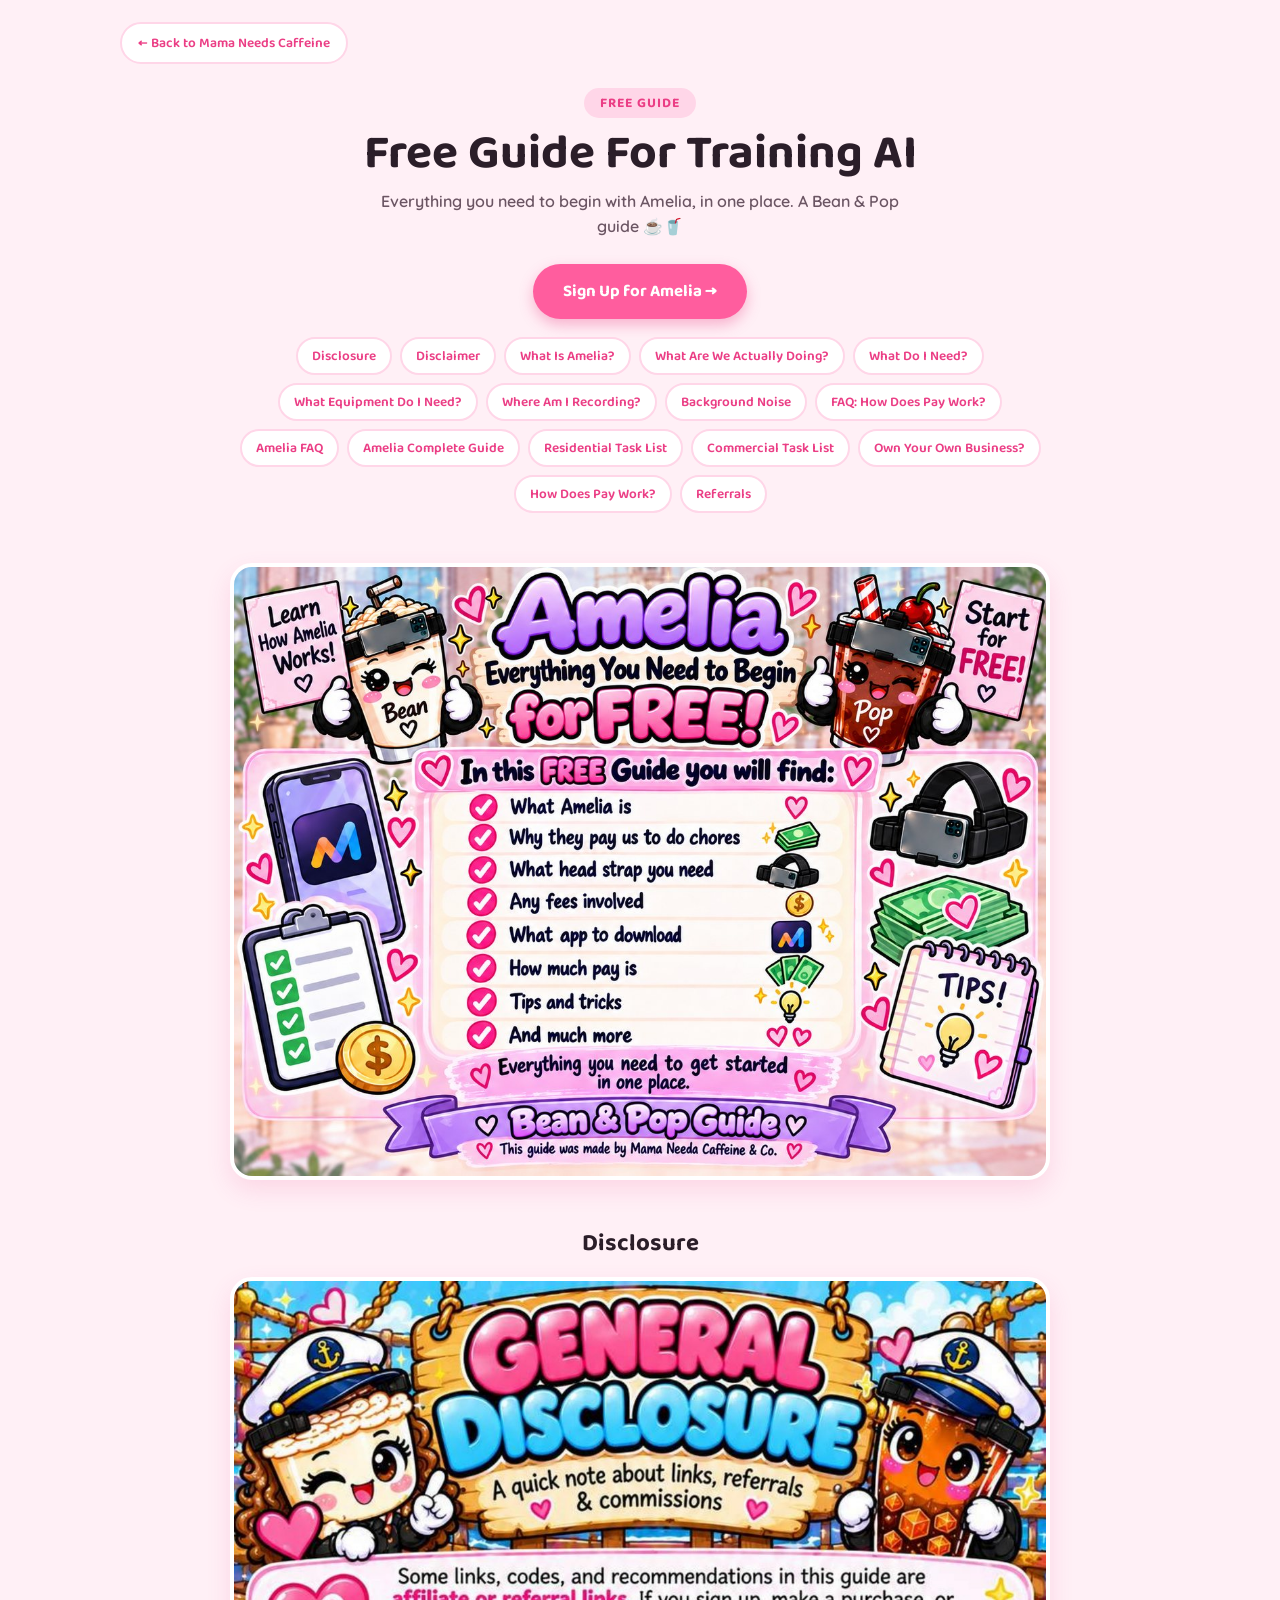
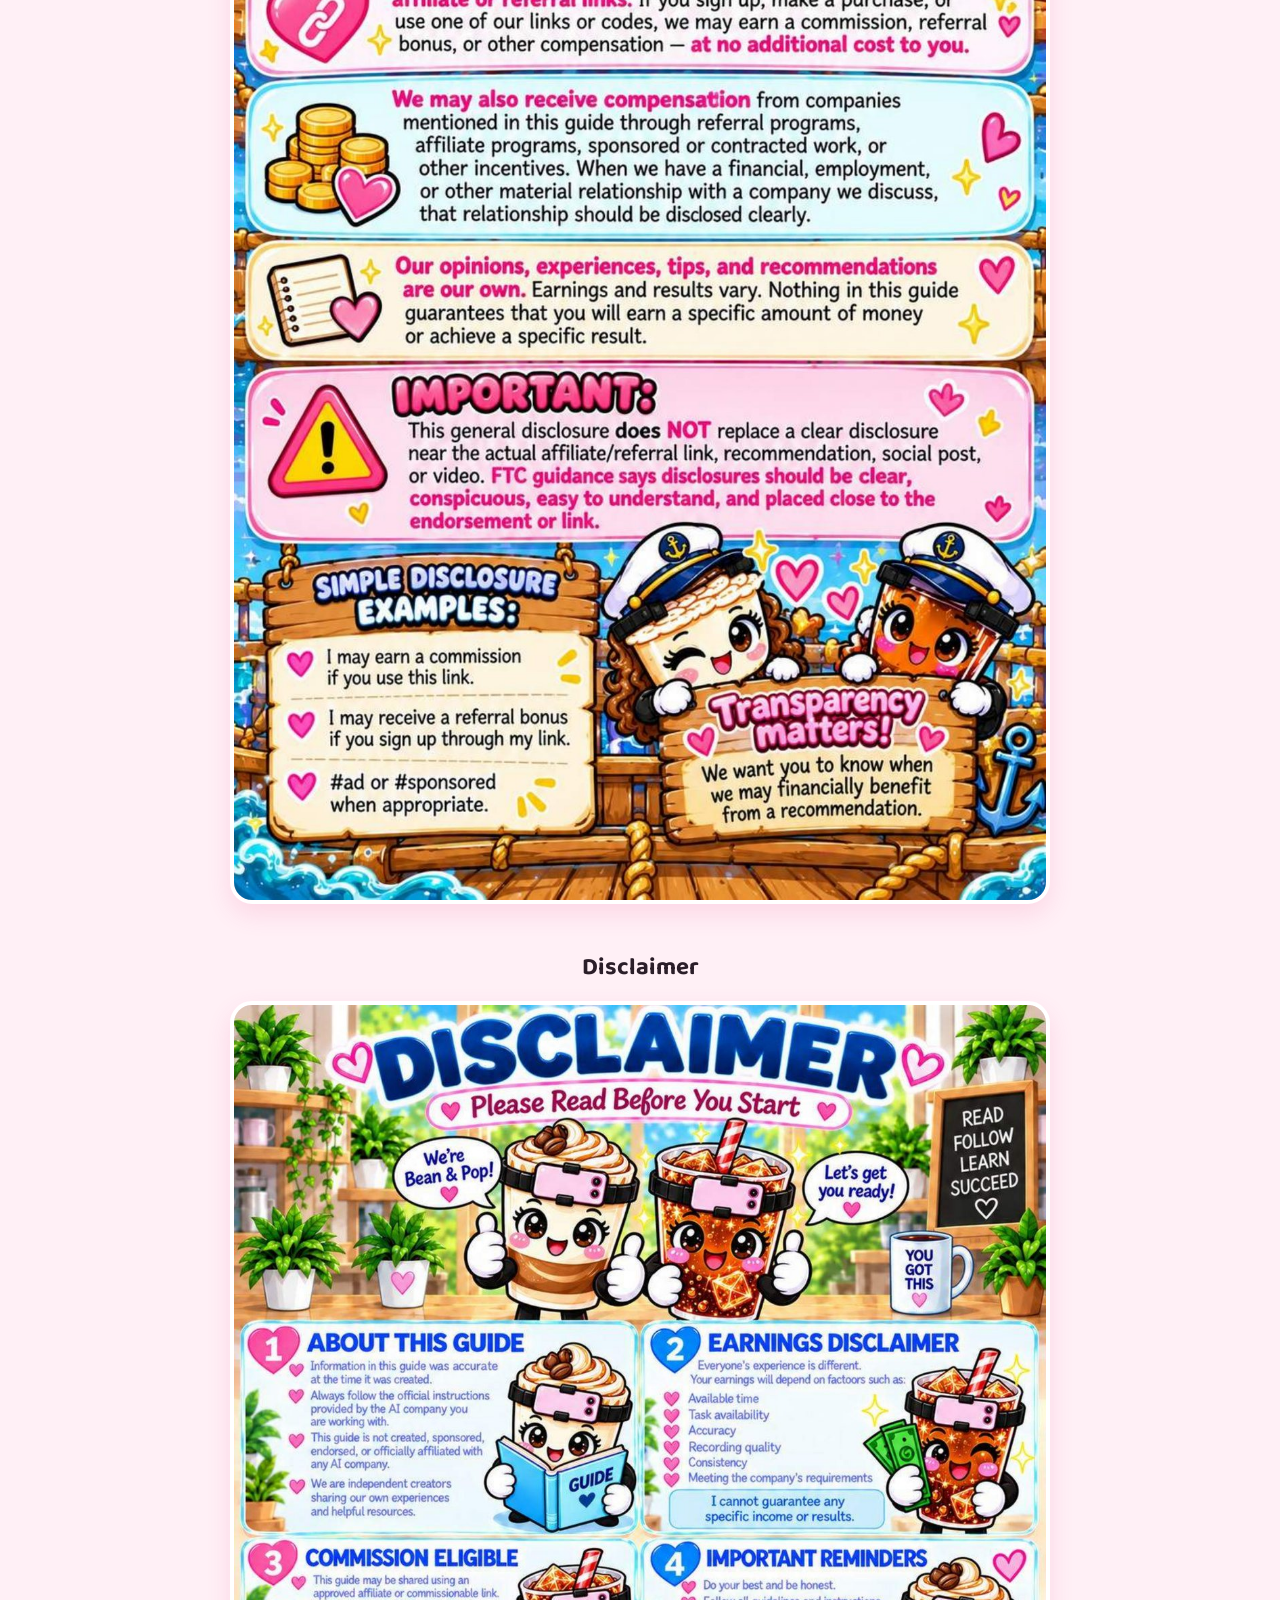
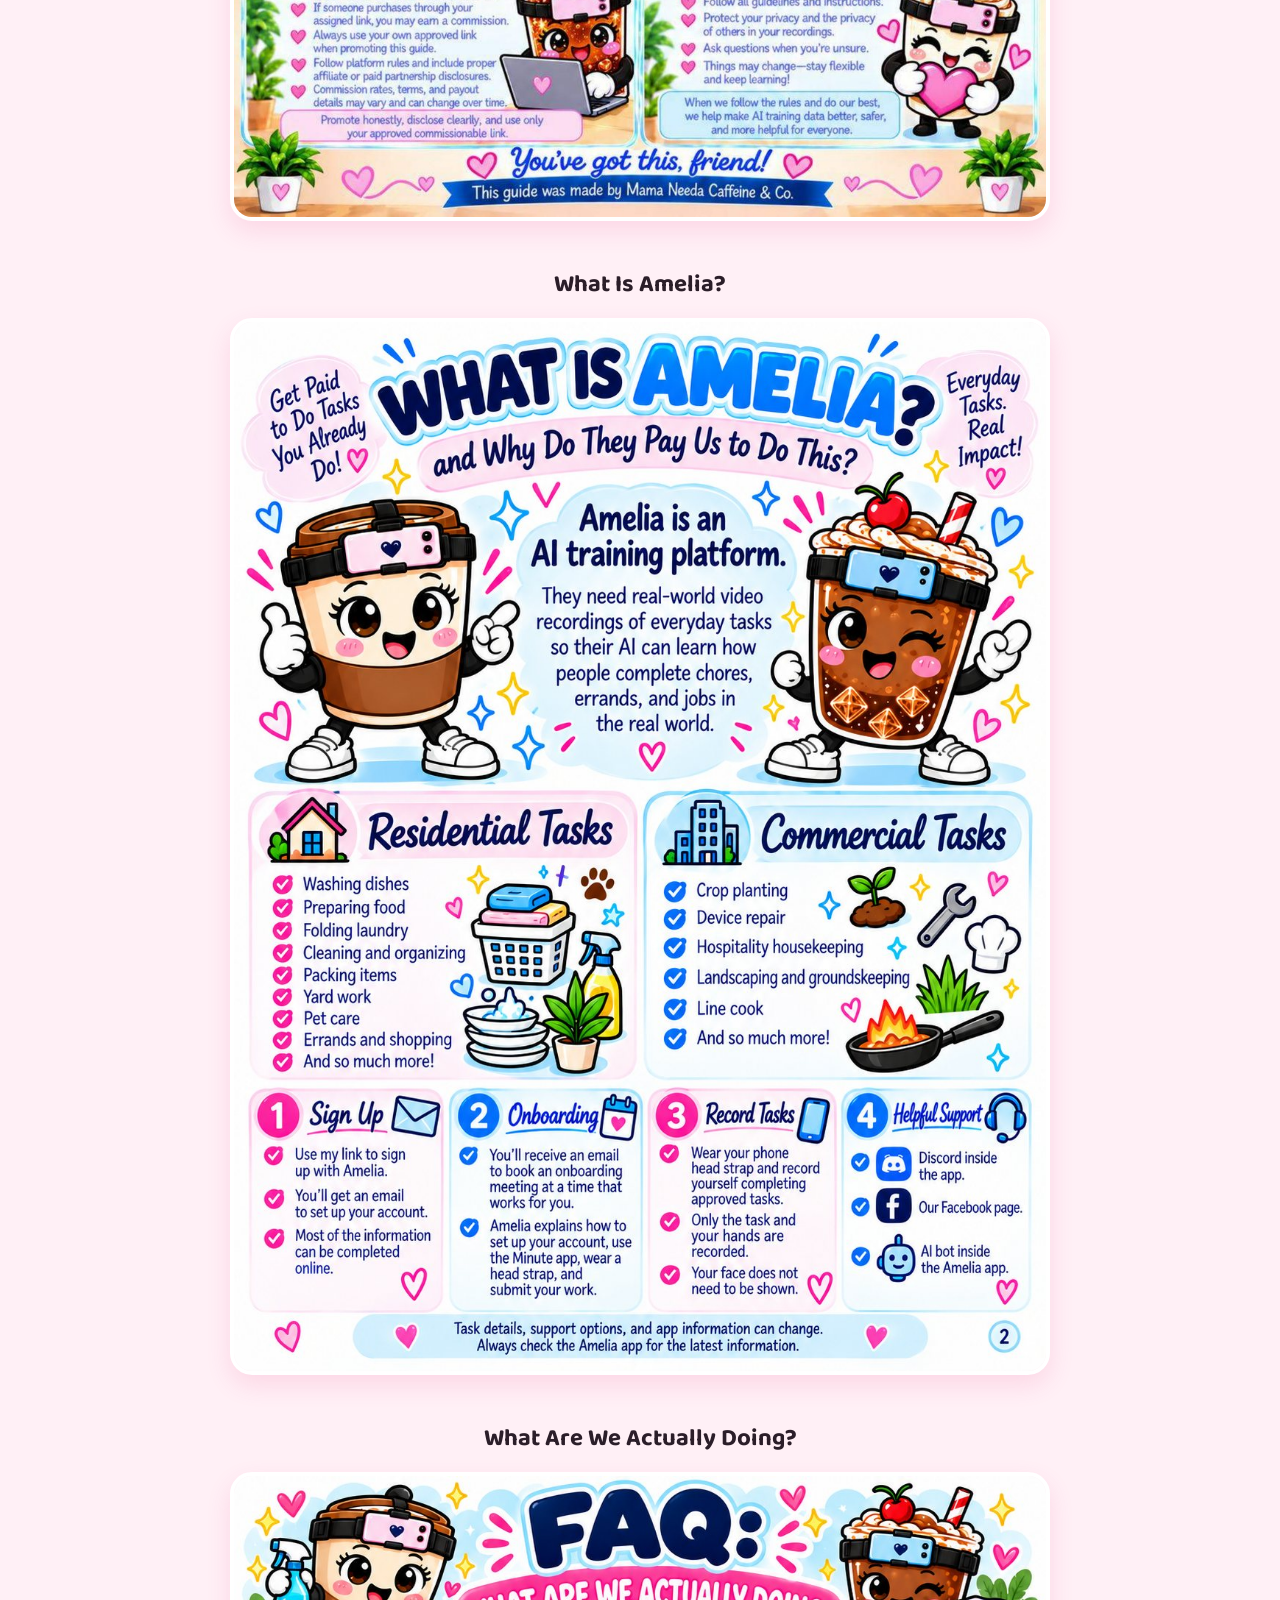
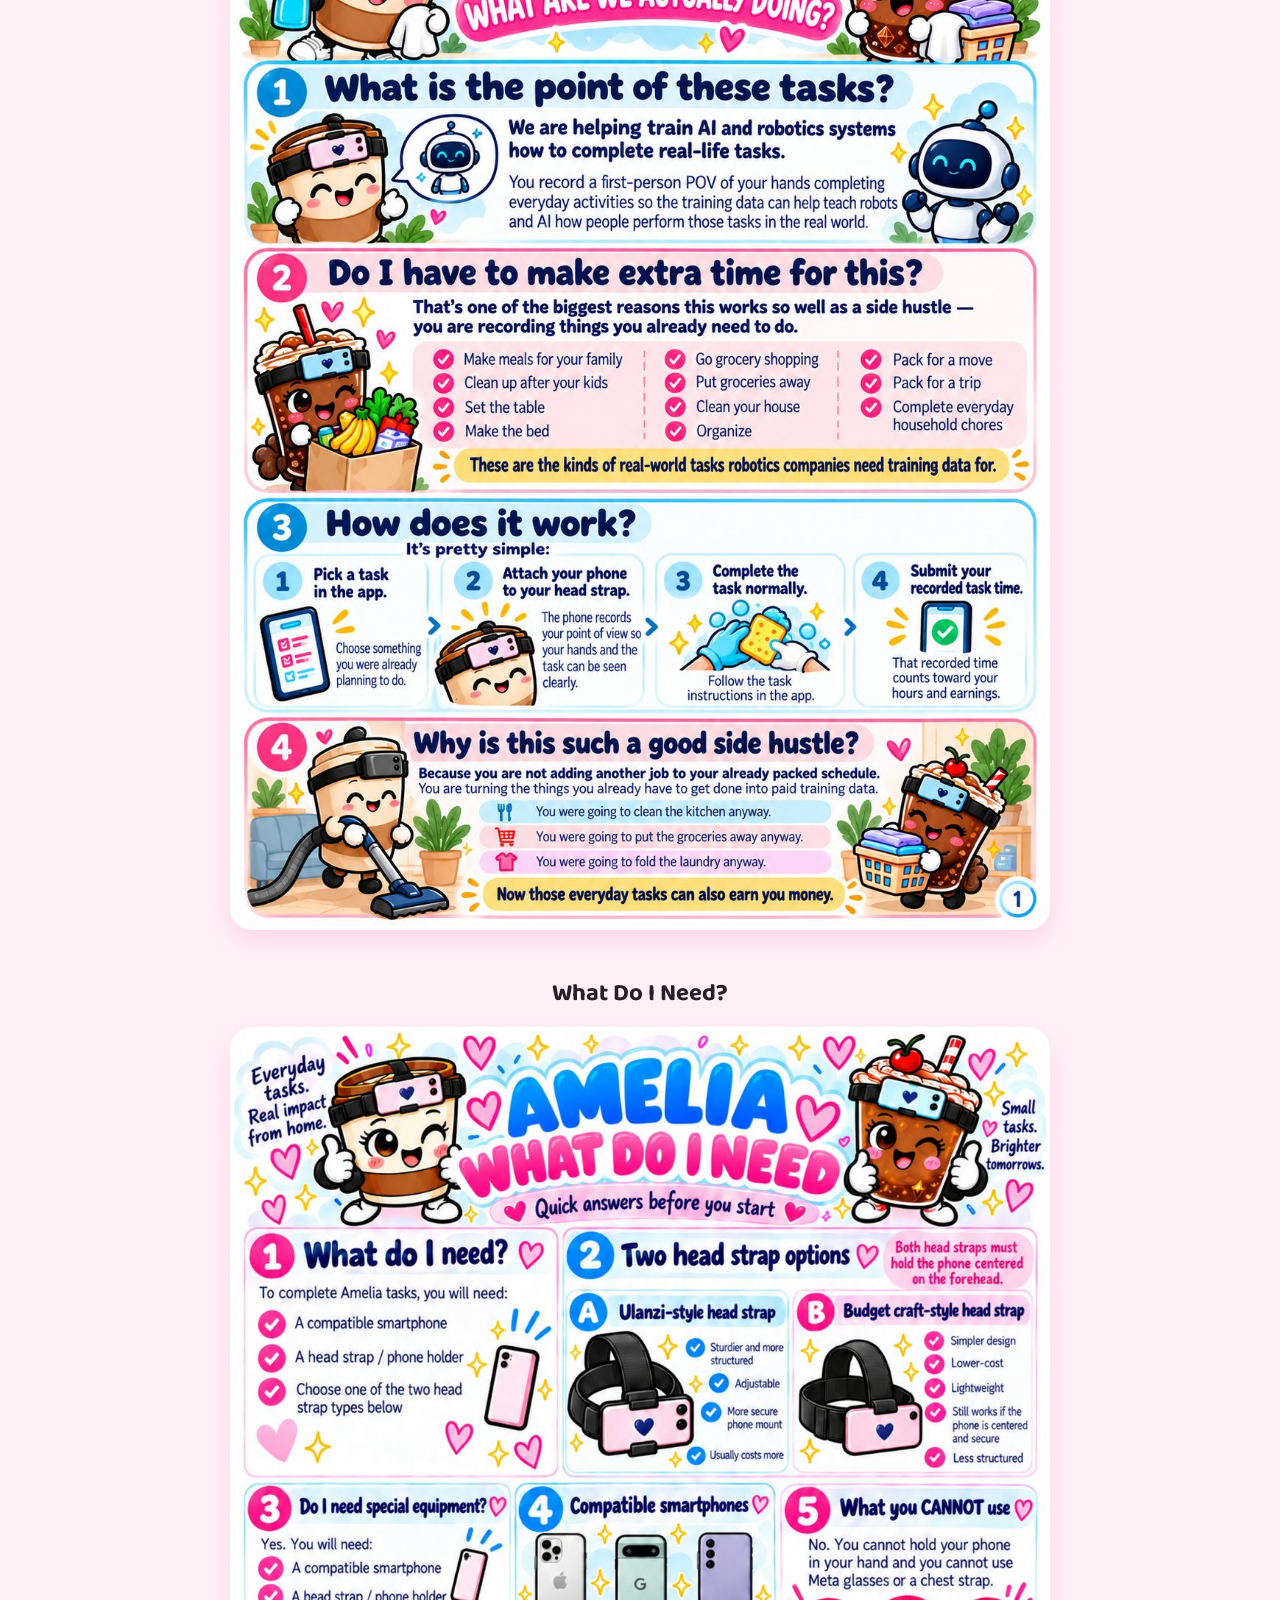
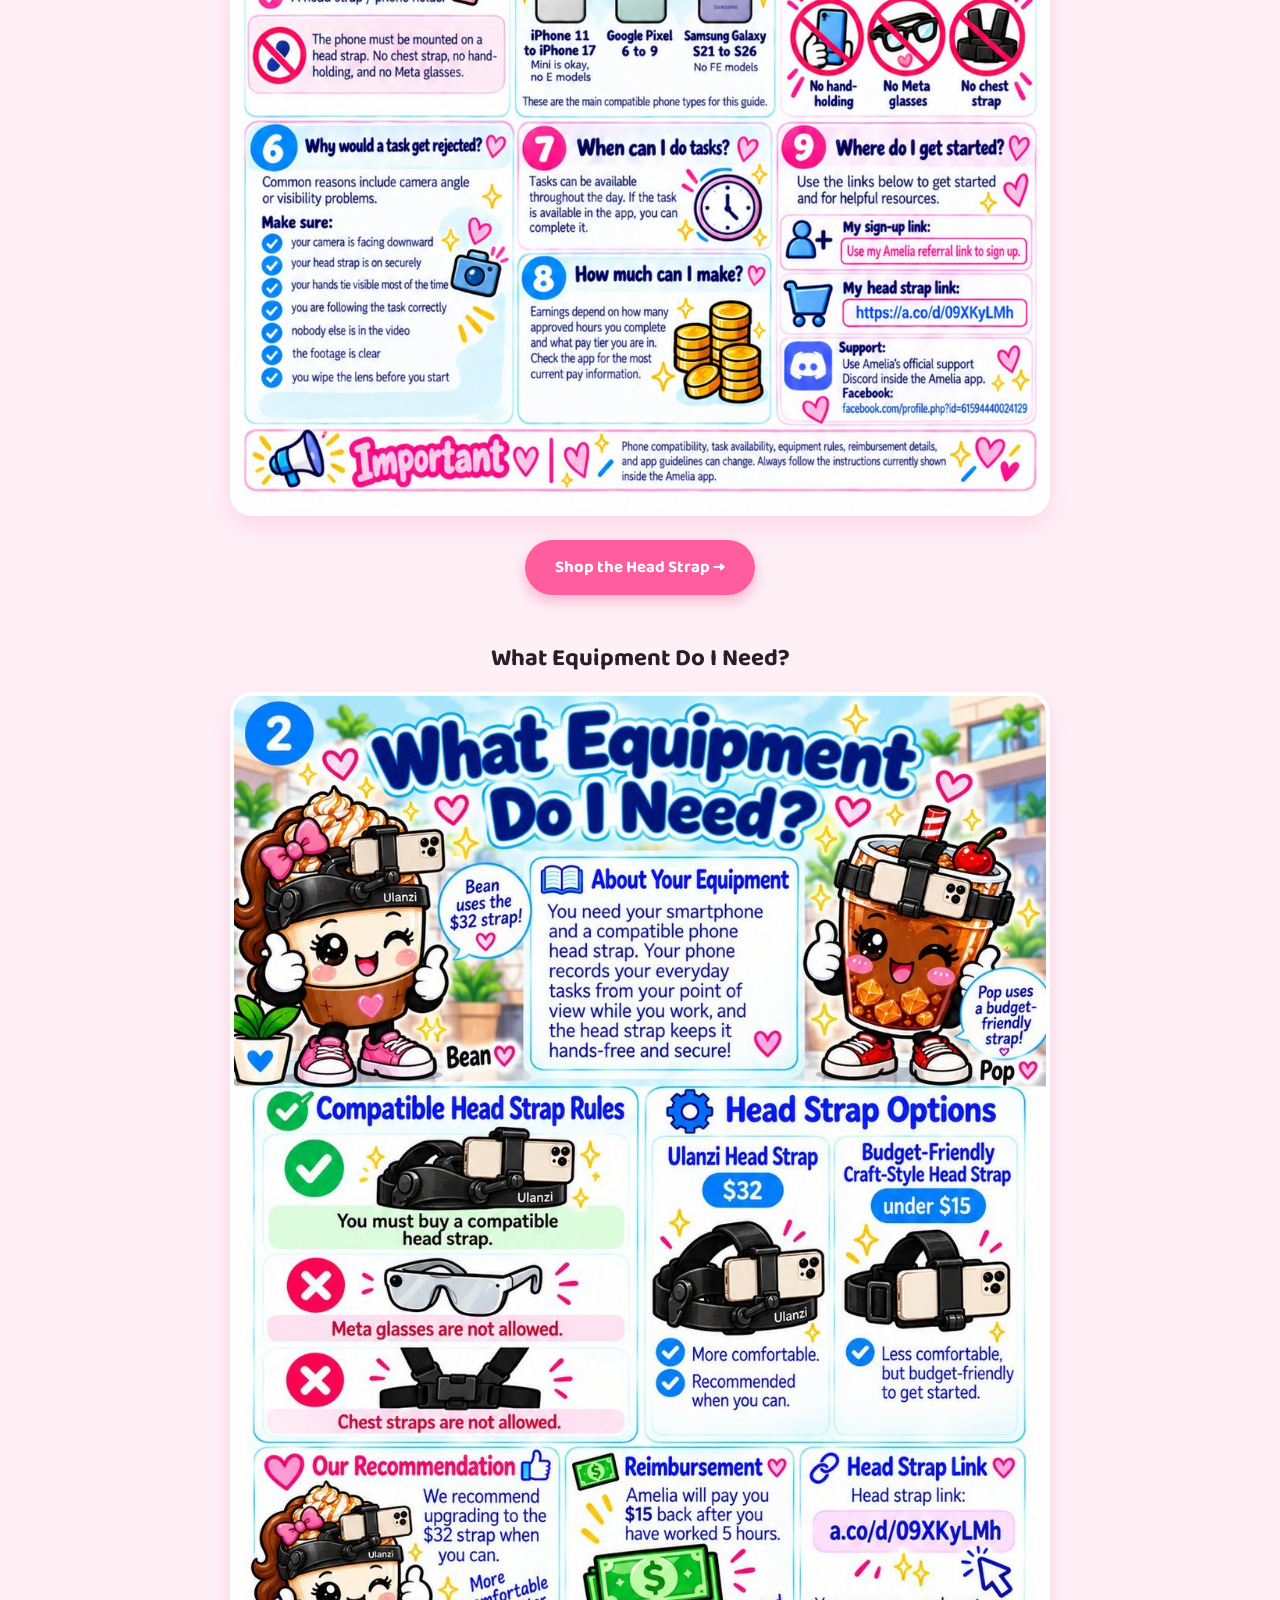
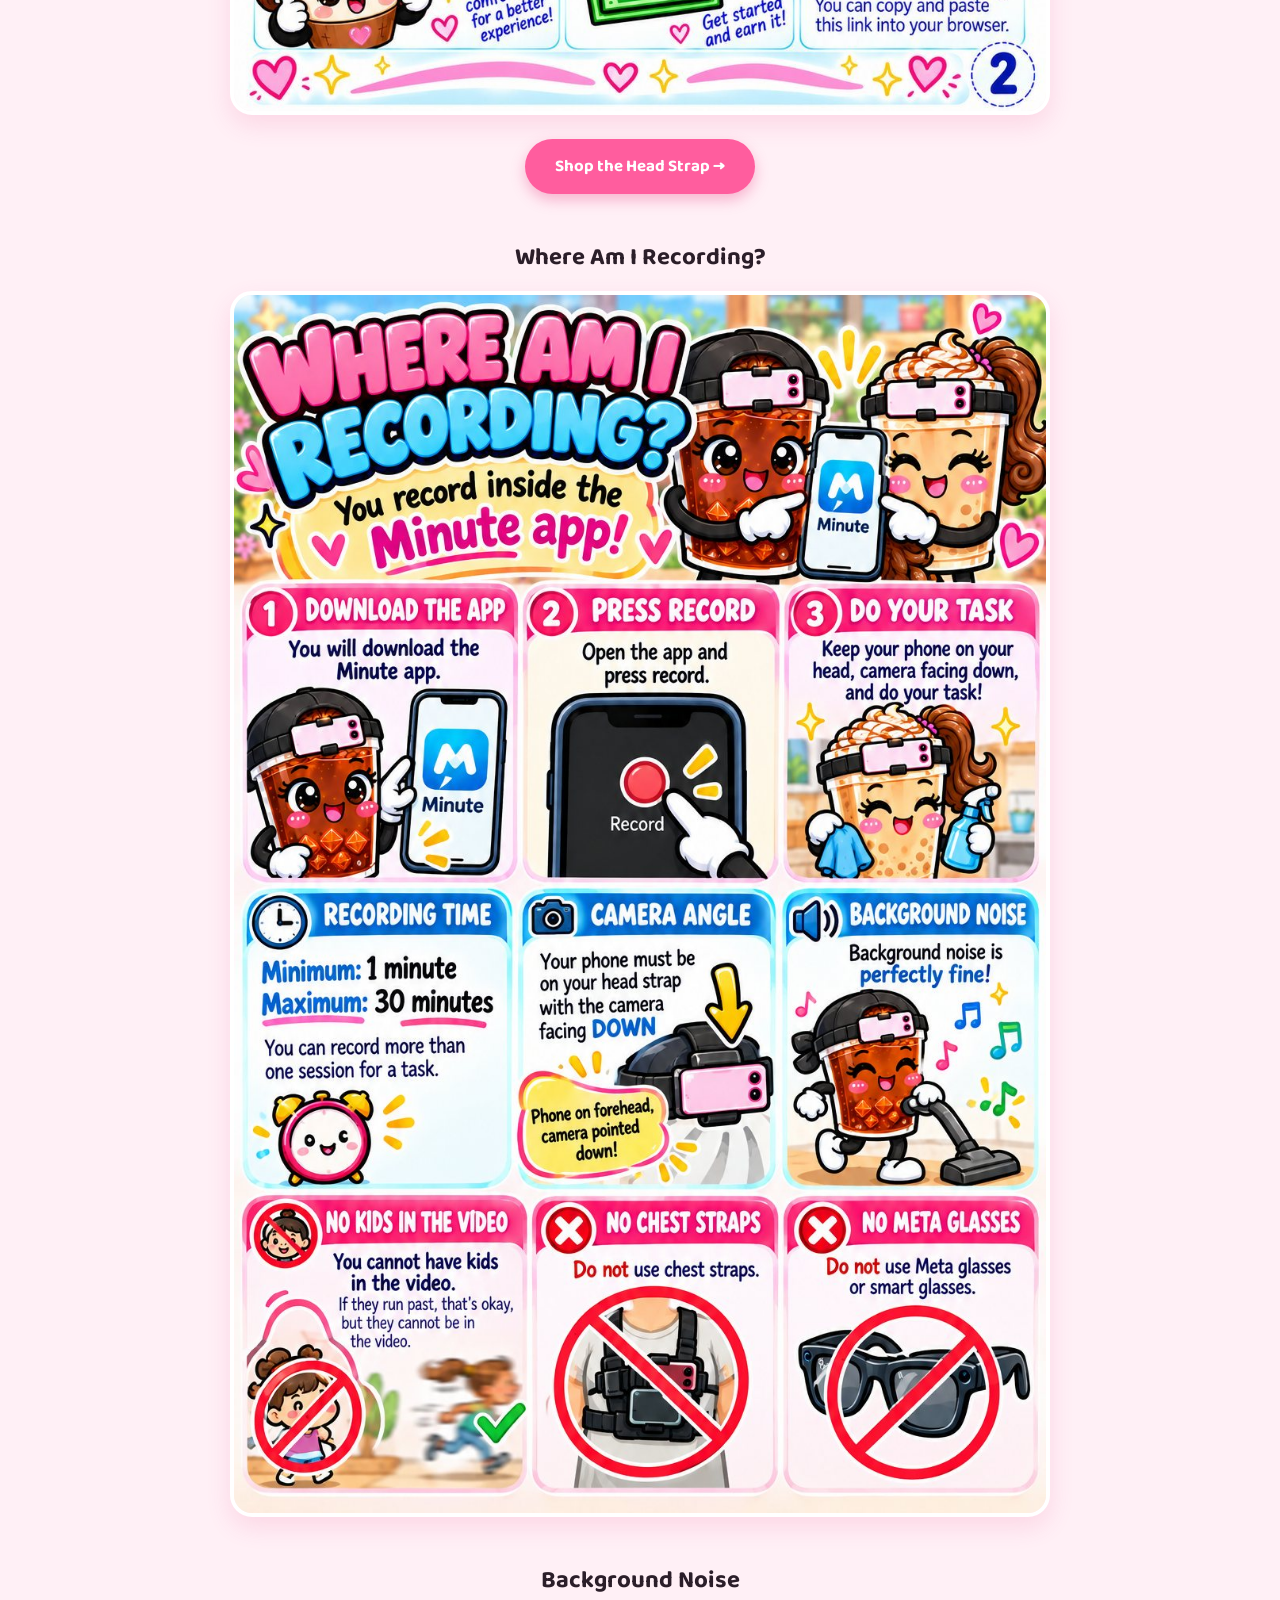
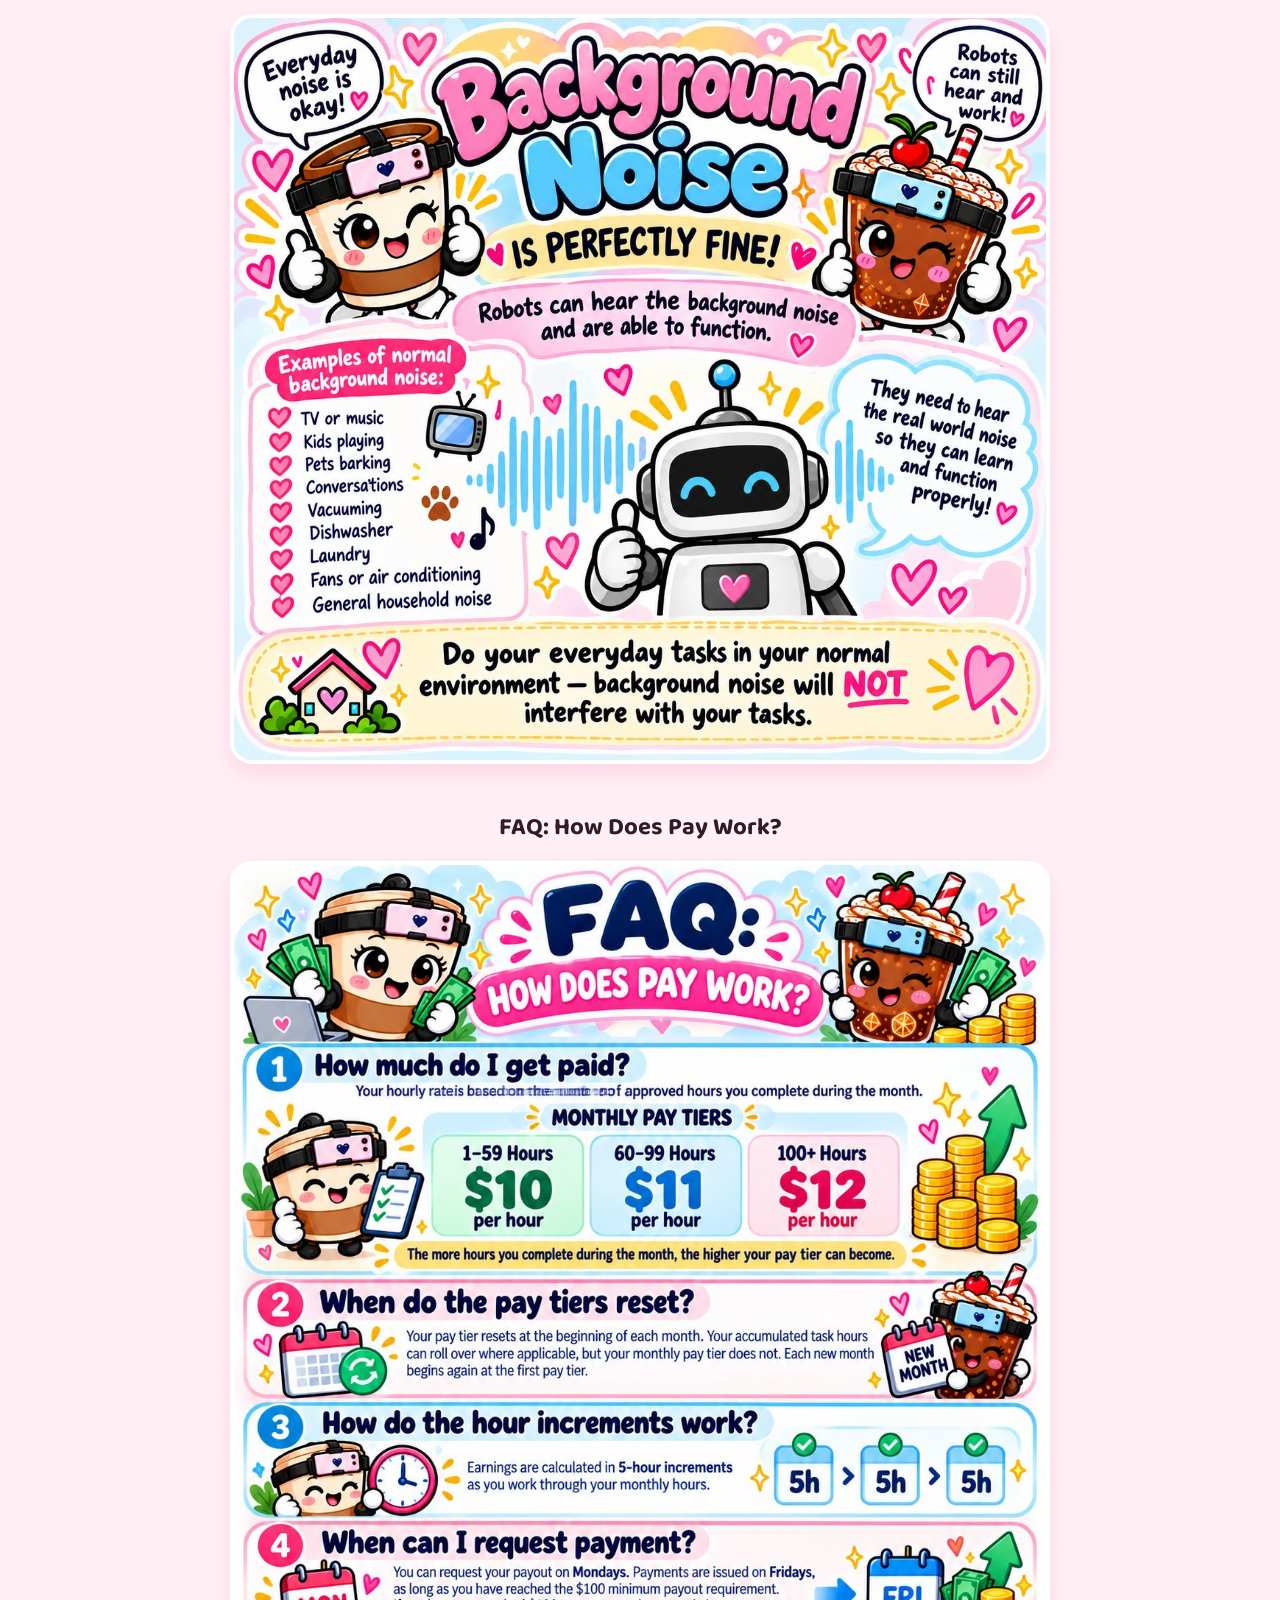
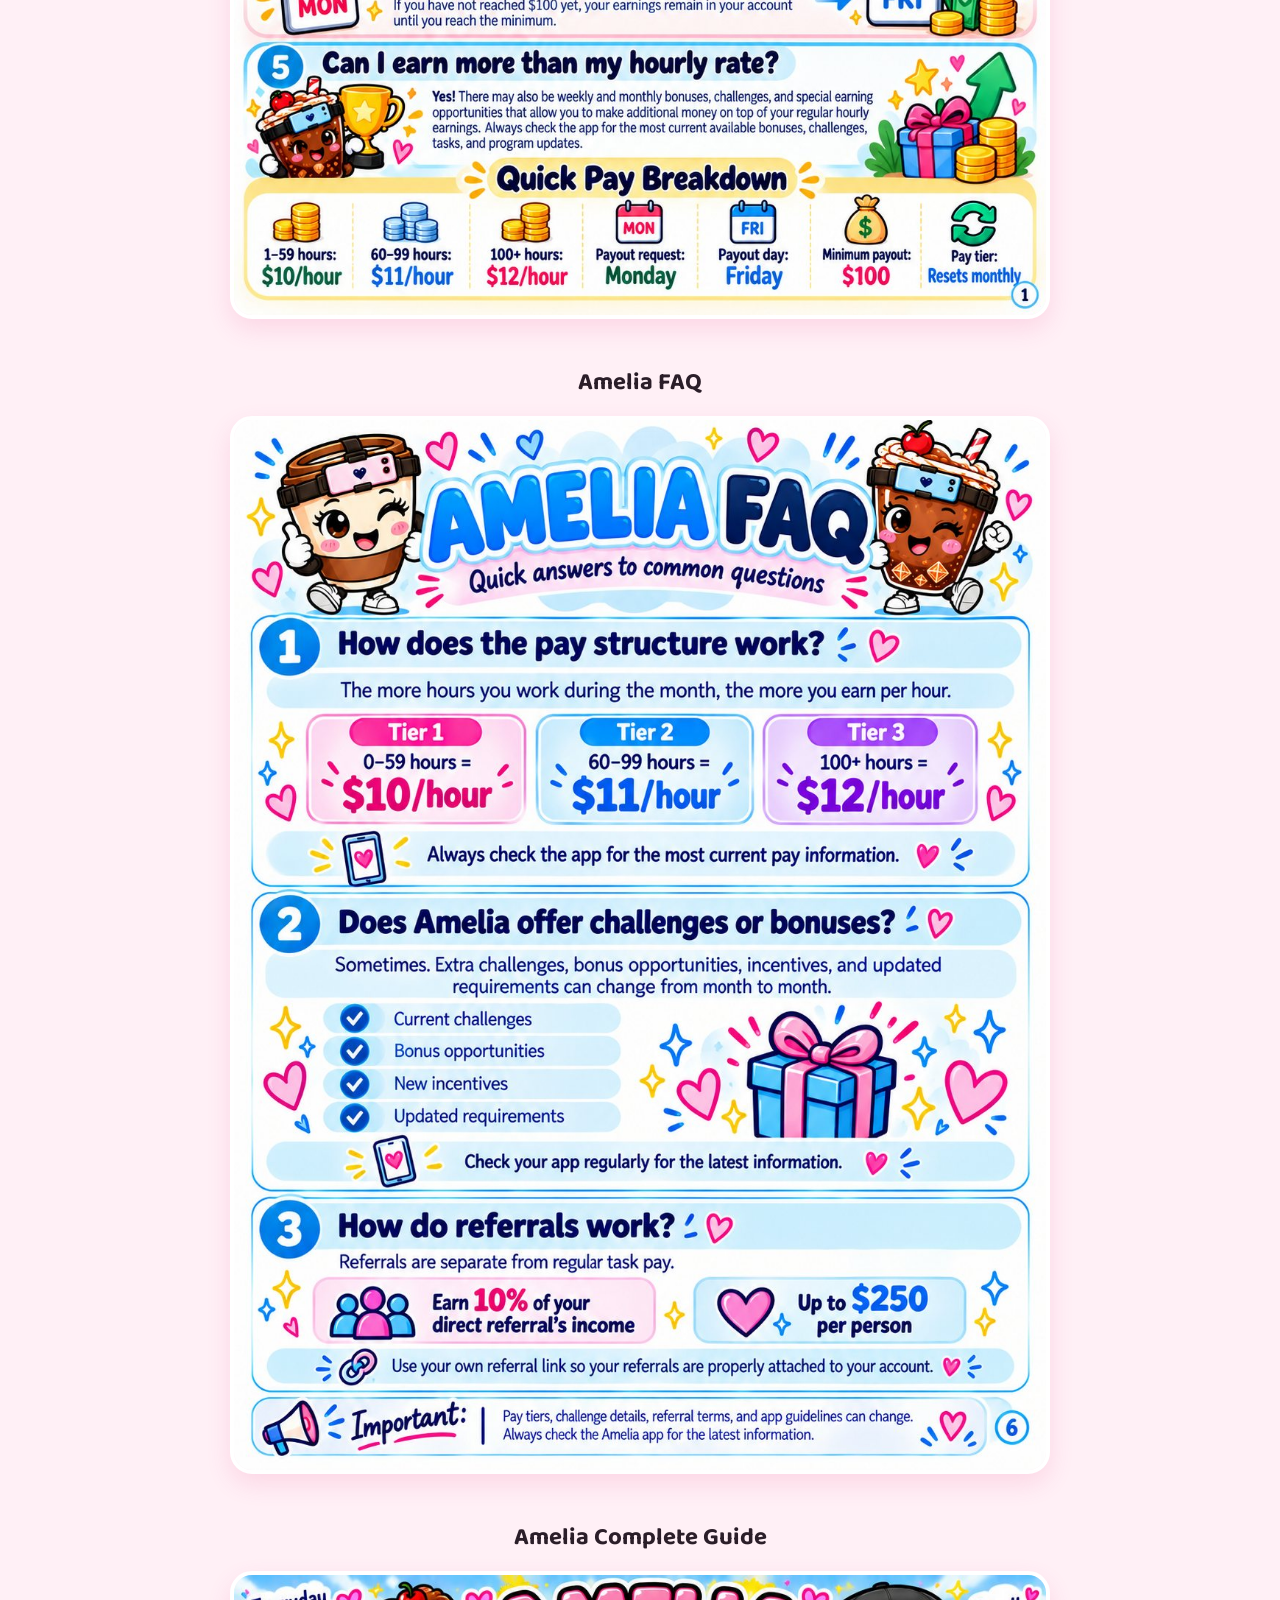
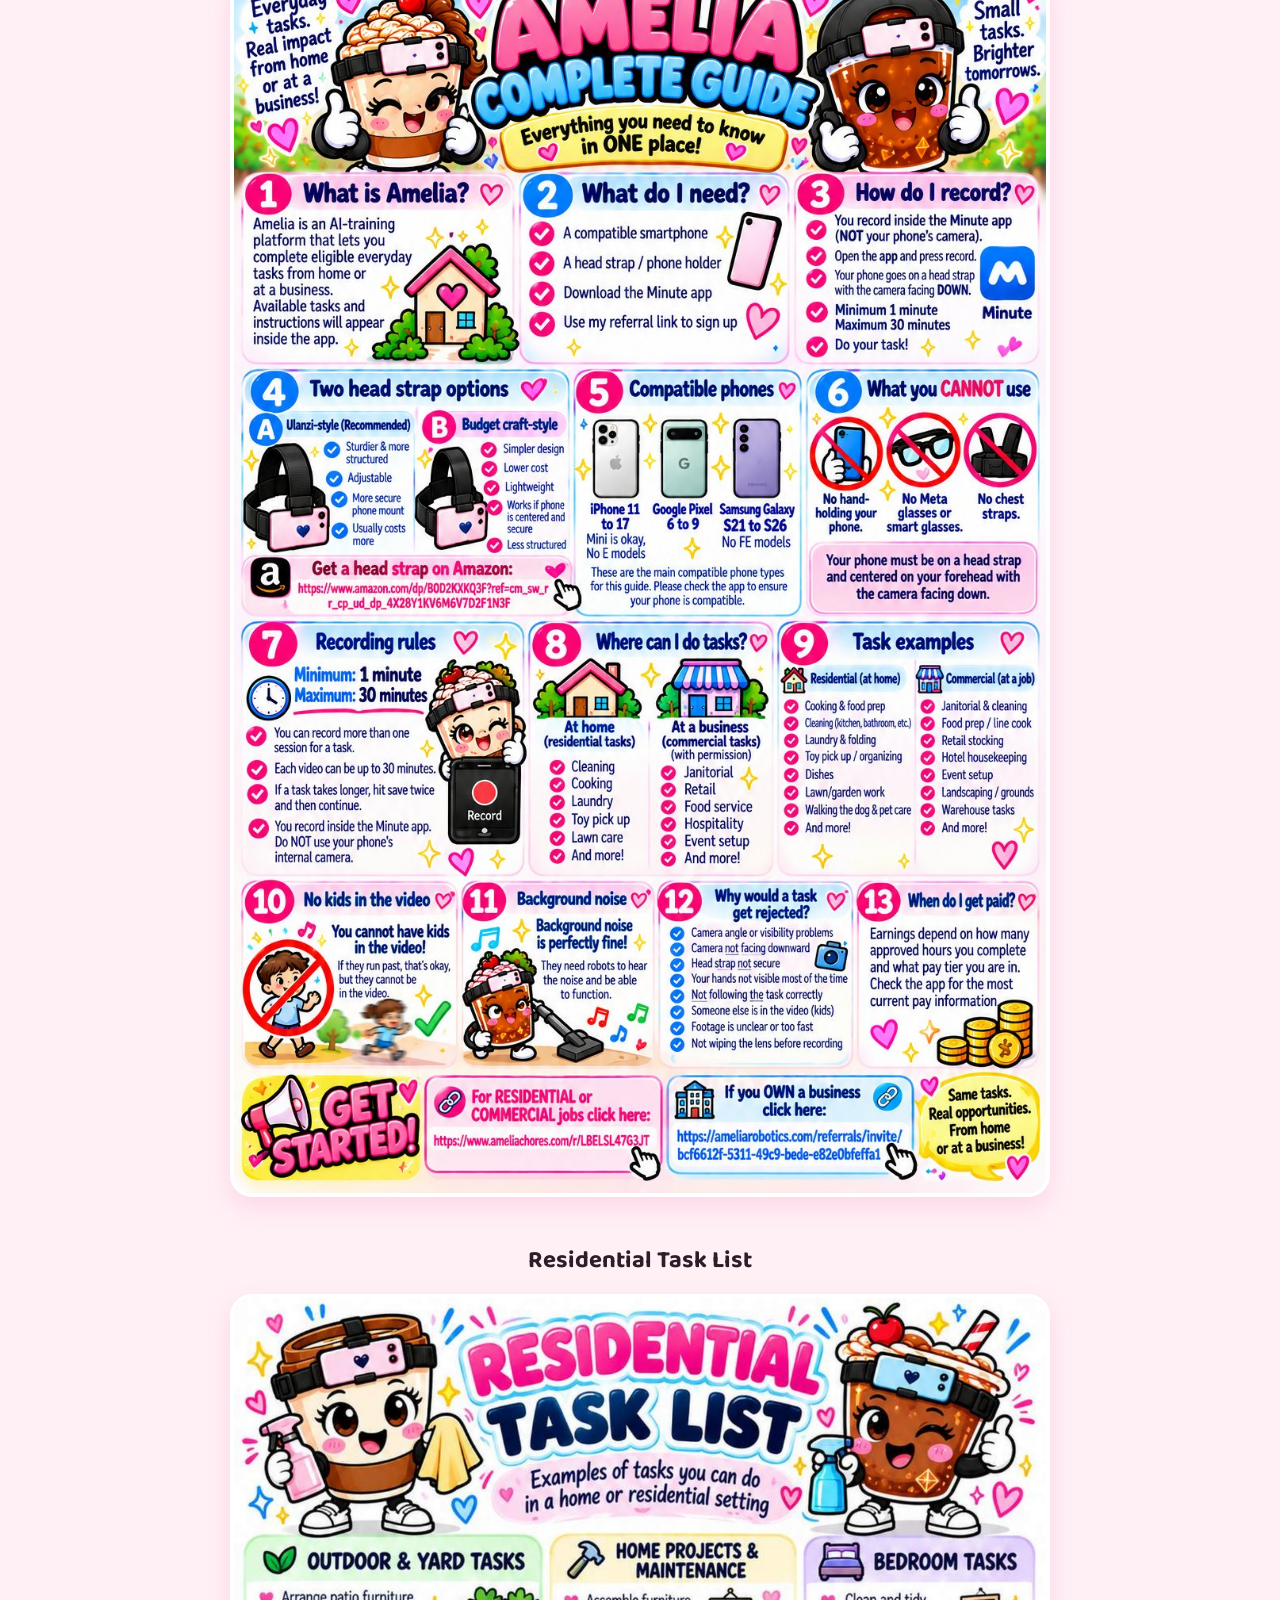
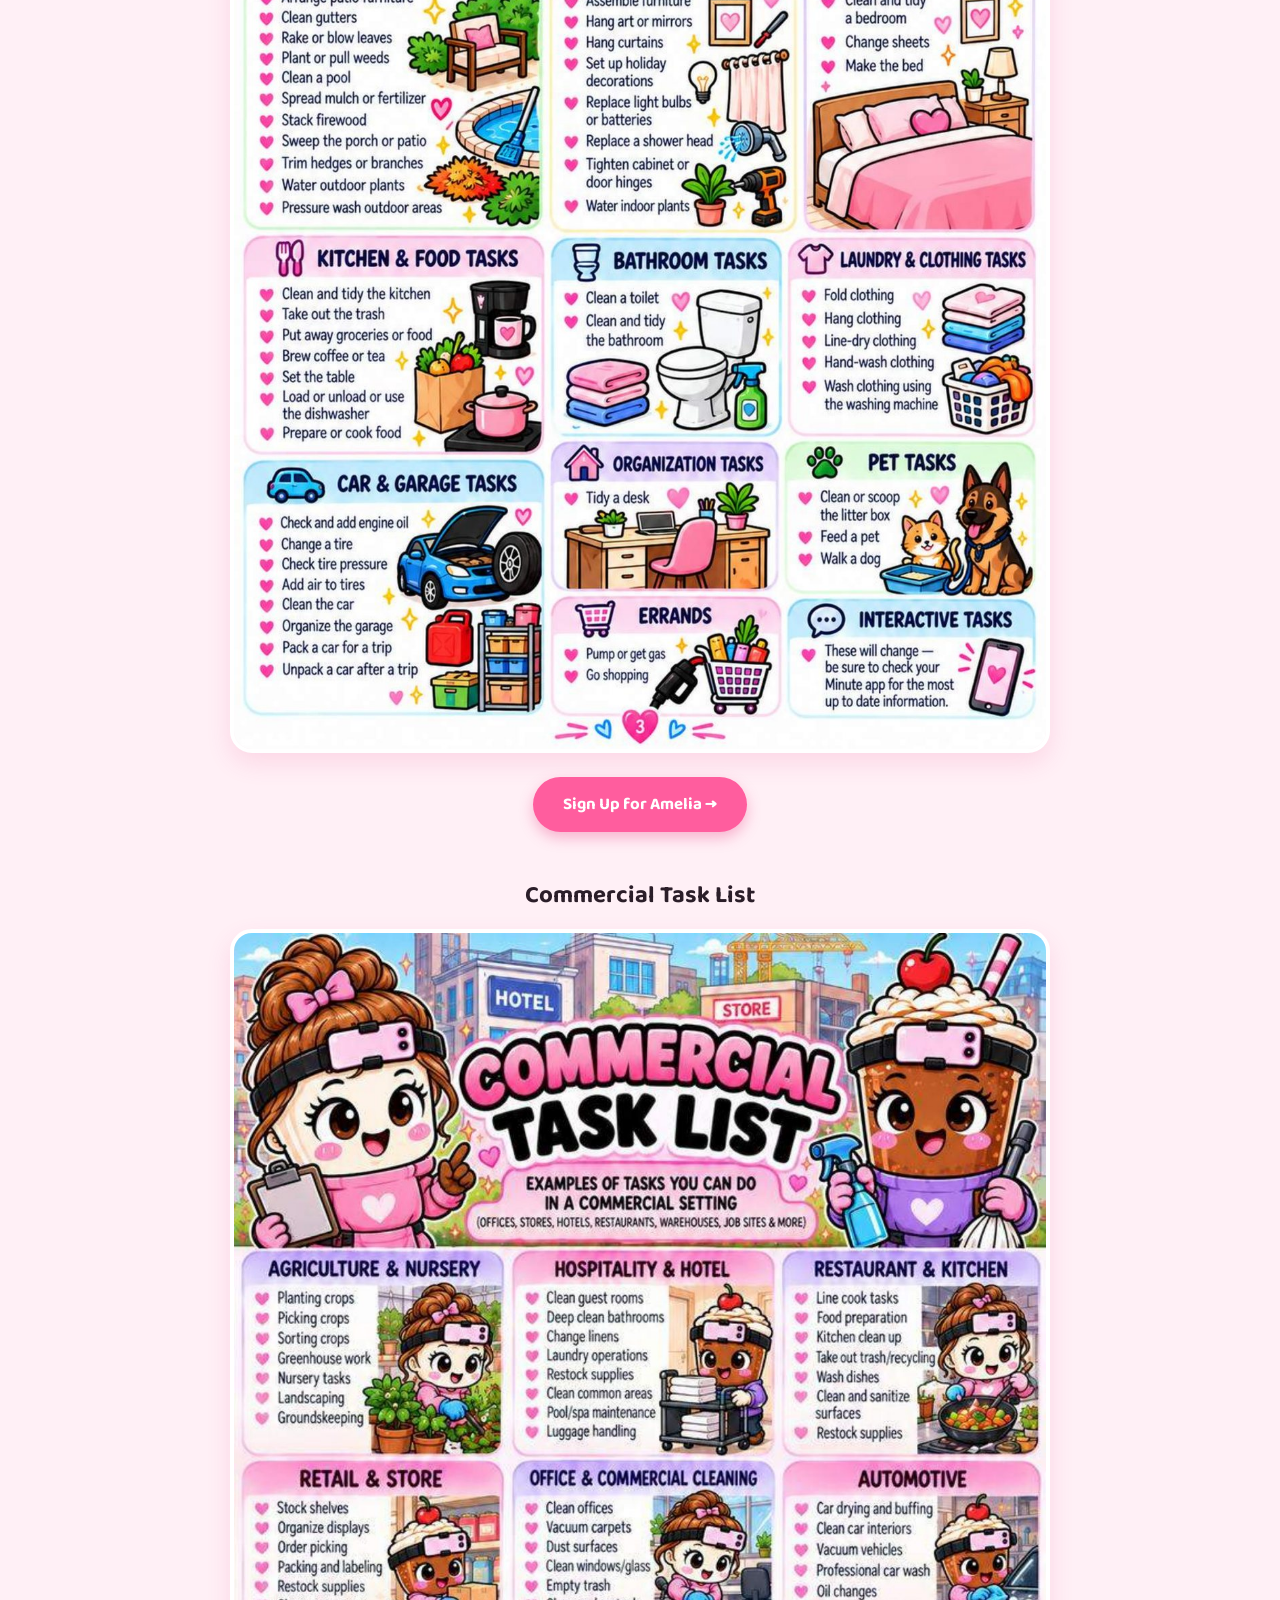
<file: free-guide/index.html>
<!DOCTYPE html>
<html lang="en">
<head>
<meta charset="UTF-8">
<meta name="viewport" content="width=device-width, initial-scale=1.0">
<title>Free Guide For Training AI - Mama Needs Caffeine</title>
<meta name="description" content="A free Bean &amp; Pop guide to getting started training AI with Amelia.">
<link rel="preconnect" href="https://fonts.googleapis.com">
<link rel="preconnect" href="https://fonts.gstatic.com" crossorigin>
<link href="https://fonts.googleapis.com/css2?family=Baloo+2:wght@500;600;700;800&family=Chewy&family=Lobster&family=Quicksand:wght@500;600;700&display=swap" rel="stylesheet">
<link rel="stylesheet" href="../style.css">

<style>
.guide-hero{text-align:center;padding:24px 0 6px;}
.guide-hero .eyebrow{display:inline-block;background:var(--pink-soft);color:var(--pink-hot-deep);font-family:'Baloo 2',cursive;font-weight:700;border-radius:100px;padding:4px 16px;font-size:.85rem;letter-spacing:1px;text-transform:uppercase;}
.guide-hero h1{font-size:clamp(2rem,7vw,3rem);margin:10px 0 8px;line-height:1.1;}
.toc{display:flex;flex-wrap:wrap;justify-content:center;gap:8px;max-width:820px;margin:18px auto 0;}
.toc a{background:#fff;border:2px solid var(--pink-soft);border-radius:100px;padding:6px 14px;font-family:'Baloo 2',cursive;font-weight:600;font-size:.85rem;color:var(--pink-hot-deep);}
.toc a:hover{background:var(--pink-soft);}
.gpage{max-width:820px;margin:44px auto 0;scroll-margin-top:16px;}
.gpage h2{text-align:center;font-size:1.5rem;margin:0 0 14px;}
.gpage img{width:100%;height:auto;border-radius:22px;border:4px solid #fff;box-shadow:var(--shadow);background:#fff;}
.gcard{max-width:820px;margin:44px auto 0;background:#fff;border:3px solid var(--pink-soft);border-radius:22px;box-shadow:var(--shadow);padding:24px 26px;scroll-margin-top:16px;}
.gcard h2{font-size:1.45rem;margin:0 0 10px;text-align:center;}
.gcard p,.gcard li{color:var(--ink-soft);font-weight:600;font-size:.93rem;line-height:1.7;}
.gcard p{margin:0 0 10px;}
.gcard ul{margin:0;padding-left:20px;}
.gcard .center{text-align:center;margin-top:16px;}
.two-col{display:grid;grid-template-columns:1fr 1fr;gap:18px;max-width:820px;margin:44px auto 0;}
.two-col .gcard{margin:0;}
@media (max-width:640px){.two-col{grid-template-columns:1fr;}}
.tiers{display:grid;grid-template-columns:repeat(3,1fr);gap:12px;margin:12px 0 14px;}
.tier{background:var(--pink-bg);border-radius:16px;padding:12px 8px;text-align:center;}
.tier b{display:block;font-family:'Baloo 2',cursive;font-size:1.35rem;color:var(--pink-hot-deep);}
.tier span{font-size:.8rem;font-weight:700;color:var(--ink-soft);}
@media (max-width:480px){.tiers{grid-template-columns:1fr;}}
.cta-box{max-width:820px;margin:52px auto 0;background:var(--pink-soft);border-radius:26px;padding:30px 24px;text-align:center;}
.cta-box h2{margin:0 0 8px;font-size:1.6rem;}
.cta-box p{color:var(--ink);font-weight:600;margin:0 auto 18px;max-width:560px;line-height:1.6;}
.cta-box .btns{display:flex;flex-wrap:wrap;justify-content:center;gap:12px;}
.small-note{max-width:640px;margin:18px auto 0;text-align:center;color:var(--ink-soft);font-weight:600;font-size:.82rem;line-height:1.6;}
</style>
</head>
<body>
<div class="wrap">

  <a class="back-link" href="../index.html">← Back to Mama Needs Caffeine</a>

  <section class="guide-hero">
    <span class="eyebrow">Free Guide</span>
    <h1>Free Guide For Training AI</h1>
    <p class="app-tag">Everything you need to begin with Amelia, in one place. A Bean &amp; Pop guide ☕🥤</p>
    <div class="app-cta"><a class="btn" href="https://www.ameliachores.com/r/LBELSL47G3JT" target="_blank" rel="noopener">Sign Up for Amelia →</a></div>
    <nav class="toc">
      <a href="#disclosure">Disclosure</a>
      <a href="#disclaimer">Disclaimer</a>
      <a href="#what-is-amelia">What Is Amelia?</a>
      <a href="#what-are-we-doing">What Are We Actually Doing?</a>
      <a href="#what-do-i-need">What Do I Need?</a>
      <a href="#head-straps">What Equipment Do I Need?</a>
      <a href="#recording">Where Am I Recording?</a>
      <a href="#background-noise">Background Noise</a>
      <a href="#pay-faq">FAQ: How Does Pay Work?</a>
      <a href="#amelia-faq">Amelia FAQ</a>
      <a href="#complete-guide">Amelia Complete Guide</a>
      <a href="#residential">Residential Task List</a>
      <a href="#commercial">Commercial Task List</a>
      <a href="#business">Own Your Own Business?</a>
      <a href="#pay">How Does Pay Work?</a>
      <a href="#referrals">Referrals</a>
    </nav>
  </section>

  <div class="gpage" id="cover">
    <img src="01-cover.jpg" alt="Amelia: Everything You Need to Begin for Free - Bean &amp; Pop Guide" width="1200" height="900">
  </div>

  <div class="gpage" id="disclosure">
    <h2>Disclosure</h2>
    <img src="00a-disclosure.jpg" alt="Disclosure" loading="lazy">
  </div>

  <div class="gpage" id="disclaimer">
    <h2>Disclaimer</h2>
    <img src="00b-disclaimer.jpg" alt="Disclaimer" loading="lazy">
  </div>

  <div class="gpage" id="what-is-amelia">
    <h2>What Is Amelia?</h2>
    <img src="02-what-is-amelia.jpg" alt="What Is Amelia?" loading="lazy">
  </div>

  <div class="gpage" id="what-are-we-doing">
    <h2>What Are We Actually Doing?</h2>
    <img src="03-what-are-we-doing.jpg" alt="What Are We Actually Doing?" loading="lazy">
  </div>

  <div class="gpage" id="what-do-i-need">
    <h2>What Do I Need?</h2>
    <img src="04-what-do-i-need.jpg" alt="What Do I Need?" loading="lazy">
    <div class="app-cta"><a class="btn" href="https://a.co/d/09XKyLMh" target="_blank" rel="noopener">Shop the Head Strap →</a></div>
  </div>

  <div class="gpage" id="head-straps">
    <h2>What Equipment Do I Need?</h2>
    <img src="05-head-straps.jpg" alt="What Equipment Do I Need?" loading="lazy">
    <div class="app-cta"><a class="btn" href="https://a.co/d/09XKyLMh" target="_blank" rel="noopener">Shop the Head Strap →</a></div>
  </div>

  <div class="gpage" id="recording">
    <h2>Where Am I Recording?</h2>
    <img src="06-where-am-i-recording.jpg" alt="Where Am I Recording?" loading="lazy">
  </div>

  <div class="gpage" id="background-noise">
    <h2>Background Noise</h2>
    <img src="07-background-noise.jpg" alt="Background Noise" loading="lazy">
  </div>

  <div class="gpage" id="pay-faq">
    <h2>FAQ: How Does Pay Work?</h2>
    <img src="08-how-does-pay-work.jpg" alt="FAQ: How Does Pay Work?" loading="lazy">
  </div>

  <div class="gpage" id="amelia-faq">
    <h2>Amelia FAQ</h2>
    <img src="09-amelia-faq.jpg" alt="Amelia FAQ" loading="lazy">
  </div>

  <div class="gpage" id="complete-guide">
    <h2>Amelia Complete Guide</h2>
    <img src="10-complete-guide.jpg" alt="Amelia Complete Guide" loading="lazy">
  </div>

  <div class="gpage" id="residential">
    <h2>Residential Task List</h2>
    <img src="11-residential-tasks.jpg" alt="Residential Task List" loading="lazy">
    <div class="app-cta"><a class="btn" href="https://www.ameliachores.com/r/LBELSL47G3JT" target="_blank" rel="noopener">Sign Up for Amelia →</a></div>
  </div>

  <div class="gpage" id="commercial">
    <h2>Commercial Task List</h2>
    <img src="12-commercial-tasks.jpg" alt="Commercial Task List" loading="lazy">
    <div class="app-cta"><a class="btn" href="https://www.ameliachores.com/r/LBELSL47G3JT" target="_blank" rel="noopener">Sign Up for Amelia →</a></div>
  </div>

  <div class="gpage" id="business">
    <h2>Own Your Own Business?</h2>
    <img src="13-own-a-business.jpg" alt="Own Your Own Business?" loading="lazy">
    <div class="app-cta"><a class="btn" href="https://ameliarobotics.com/amelia/referrals/invite/bcf6612f-5311-49c9-bede-e82e0bfeffa1" target="_blank" rel="noopener">I Own a Business →</a></div>
  </div>

  <div class="gpage" id="pay">
    <h2>How Does Pay Work?</h2>
    <img src="14-how-pay-works.jpg" alt="How Does Pay Work?" loading="lazy">
  </div>

  <div class="gpage" id="referrals">
    <h2>Referrals</h2>
    <img src="15-referrals.jpg" alt="Referrals" loading="lazy">
    <div class="app-cta"><a class="btn" href="https://www.ameliachores.com/r/LBELSL47G3JT" target="_blank" rel="noopener">Sign Up for Amelia →</a></div>
  </div>

  <div class="cta-box">
    <h2>Ready to Get Started? ☕</h2>
    <p>Sign up with the link below, grab a compatible head strap, and join our Facebook community for help and task talk.</p>
    <div class="btns">
      <a class="btn" href="https://www.ameliachores.com/r/LBELSL47G3JT" target="_blank" rel="noopener">Sign Up for Amelia</a>
      <a class="btn" href="https://a.co/d/09XKyLMh" target="_blank" rel="noopener">Shop the Head Strap</a>
      <a class="btn" href="https://www.facebook.com/profile.php?id=61594440024129" target="_blank" rel="noopener">Join the Facebook Group</a>
    </div>
  </div>

  <div class="cta-box" style="background:#fff;border:3px solid var(--pink-soft);">
    <h2>Want the Full Playbook? 📘</h2>
    <p>This free guide covers the basics. The Amelia AI Training Playbook is the complete step-by-step version, with everything we've learned about getting approved, avoiding rejections, and making the most of your hours.</p>
    <div class="btns"><a class="btn" href="../playbook.html">Get the Amelia Playbook →</a></div>
  </div>

  <p class="small-note">Pay tiers, bonuses, referral terms, compatible phones, and app guidelines can change. Always check the Amelia app for the most current information.</p>

  <footer>
    <p>© Mama Needs Caffeine · The Caffeinated Hustle</p>
  </footer>

</div>
</body>
</html>
</file>
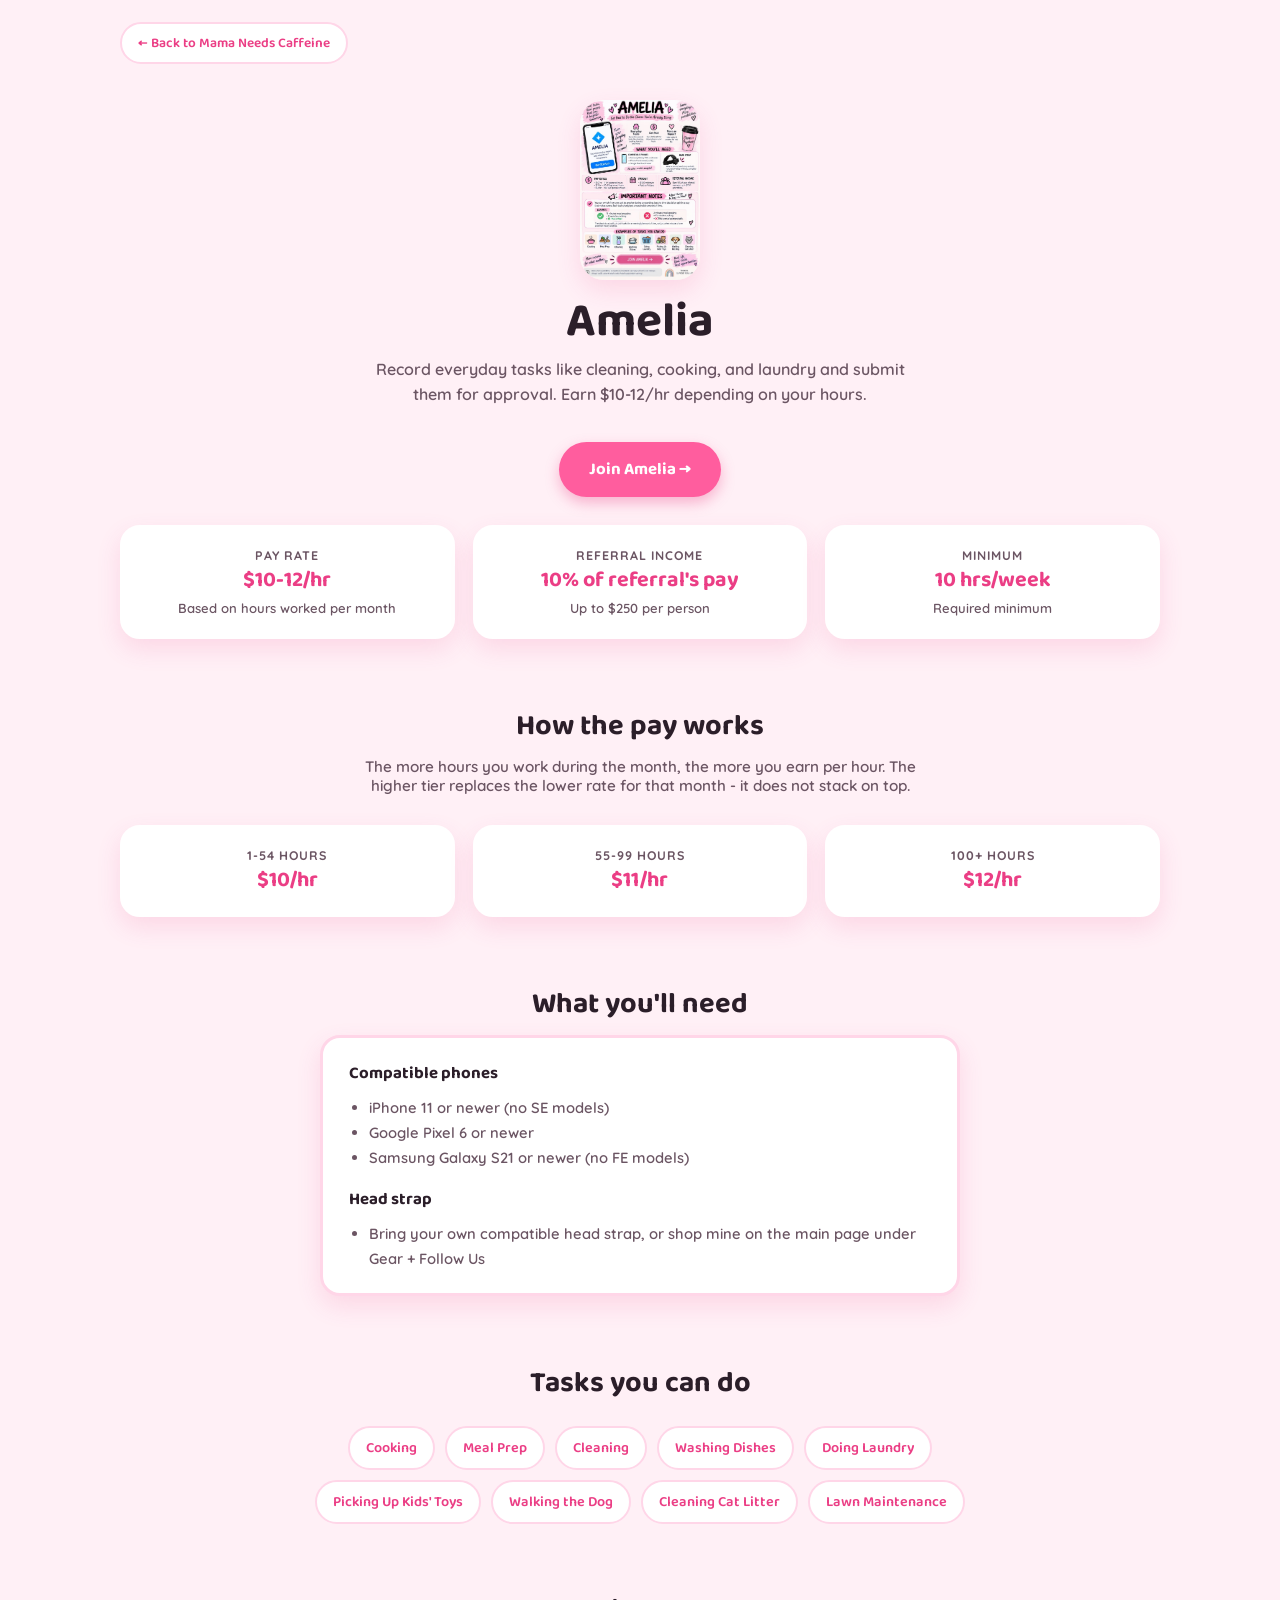
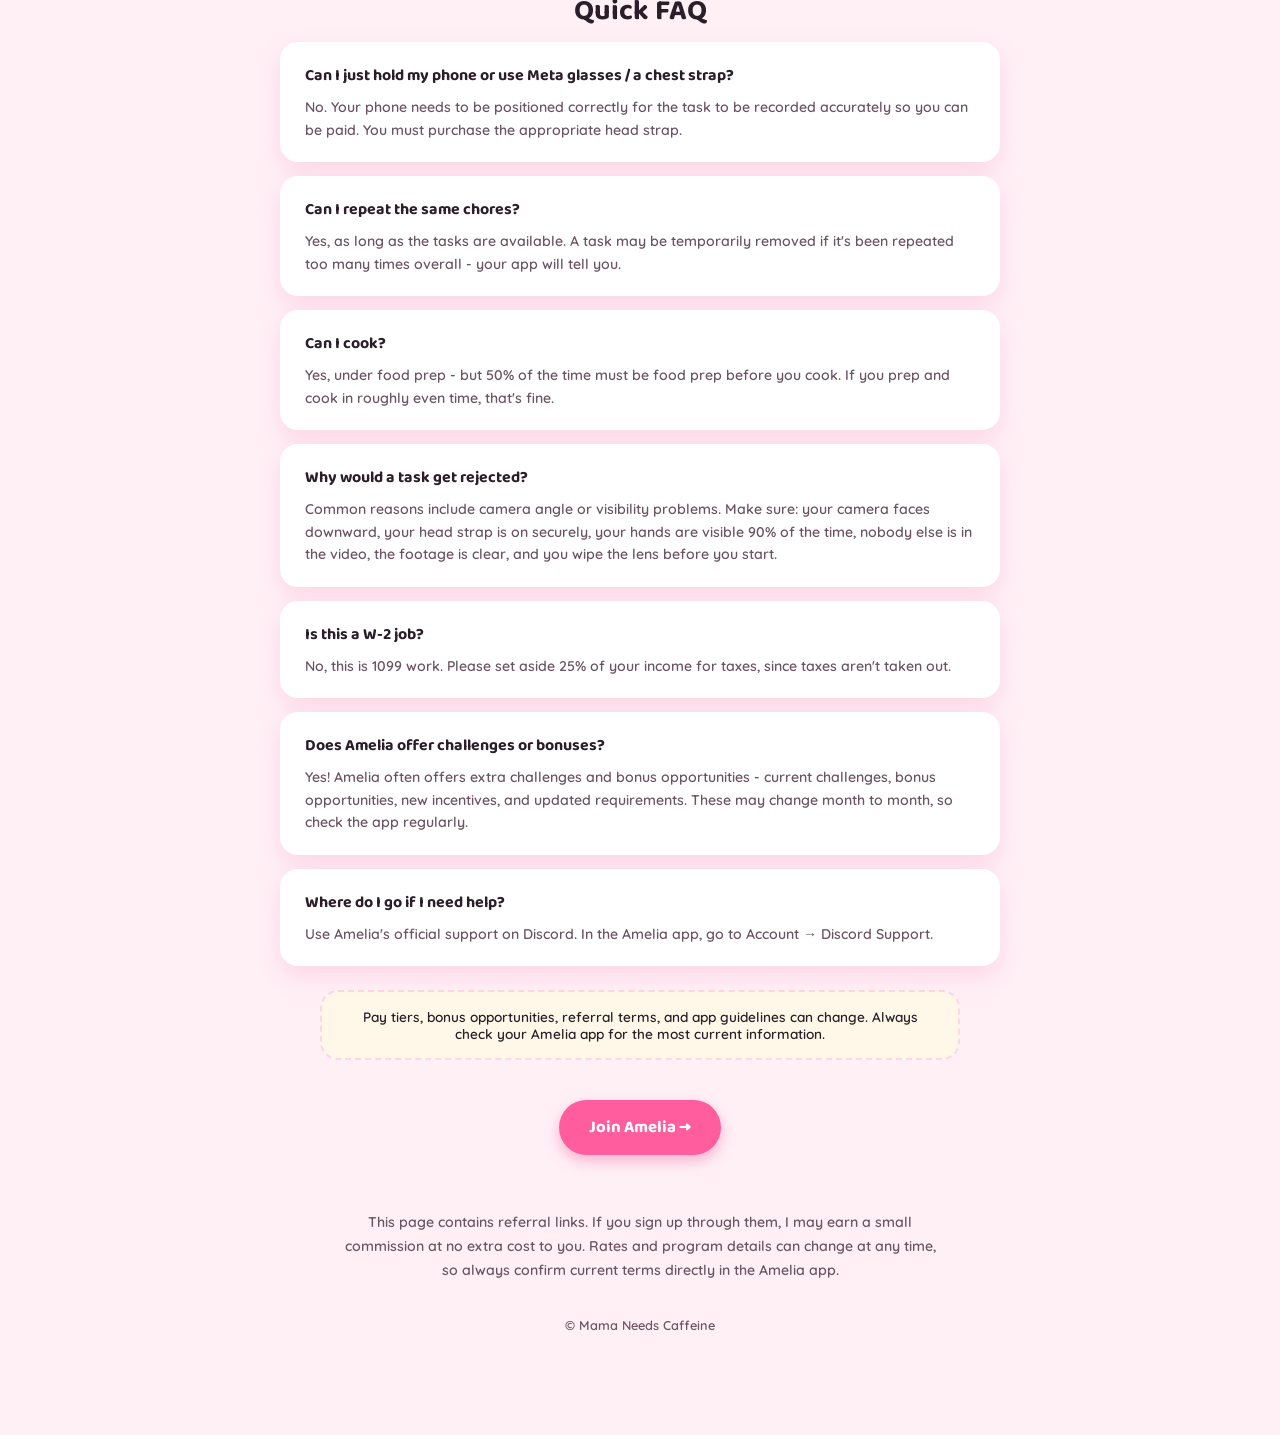
<file: amelia (2).html>
<!DOCTYPE html>
<html lang="en">
<head>
<meta charset="UTF-8">
<meta name="viewport" content="width=device-width, initial-scale=1.0">
<title>Amelia - Mama Needs Caffeine</title>
<link rel="preconnect" href="https://fonts.googleapis.com">
<link rel="preconnect" href="https://fonts.gstatic.com" crossorigin>
<link href="https://fonts.googleapis.com/css2?family=Baloo+2:wght@500;600;700;800&family=Lobster&family=Quicksand:wght@500;600;700&display=swap" rel="stylesheet">
<link rel="stylesheet" href="style.css">
</head>
<body>
<div class="wrap">

  <a class="back-link" href="index.html">← Back to Mama Needs Caffeine</a>

  <section class="app-hero">
    <img src="amelia.png" alt="Amelia" style="width:120px; margin:16px auto; border-radius:24px;">
    <h1>Amelia</h1>
    <p class="app-tag">Record everyday tasks like cleaning, cooking, and laundry and submit them for approval. Earn $10-12/hr depending on your hours.</p>
  </section>

  <div class="app-cta">
    <a class="btn" href="https://www.ameliachores.com/r/LBELSL47G3JT" target="_blank" rel="noopener">Join Amelia →</a>
  </div>

  <div class="stat-row">
    <div class="stat-card">
      <p class="stat-label">Pay Rate</p>
      <p class="stat-value">$10-12/hr</p>
      <p class="stat-detail">Based on hours worked per month</p>
    </div>
    <div class="stat-card">
      <p class="stat-label">Referral Income</p>
      <p class="stat-value">10% of referral's pay</p>
      <p class="stat-detail">Up to $250 per person</p>
    </div>
    <div class="stat-card">
      <p class="stat-label">Minimum</p>
      <p class="stat-value">10 hrs/week</p>
      <p class="stat-detail">Required minimum</p>
    </div>
  </div>

  <h2 class="section-title">How the pay works</h2>
  <p class="section-sub">The more hours you work during the month, the more you earn per hour. The higher tier replaces the lower rate for that month - it does not stack on top.</p>
  <div class="stat-row">
    <div class="stat-card">
      <p class="stat-label">1-54 hours</p>
      <p class="stat-value">$10/hr</p>
    </div>
    <div class="stat-card">
      <p class="stat-label">55-99 hours</p>
      <p class="stat-value">$11/hr</p>
    </div>
    <div class="stat-card">
      <p class="stat-label">100+ hours</p>
      <p class="stat-value">$12/hr</p>
    </div>
  </div>

  <h2 class="section-title">What you'll need</h2>
  <div class="requirements-box">
    <h4>Compatible phones</h4>
    <ul>
      <li>iPhone 11 or newer (no SE models)</li>
      <li>Google Pixel 6 or newer</li>
      <li>Samsung Galaxy S21 or newer (no FE models)</li>
    </ul>
    <h4 style="margin-top:16px;">Head strap</h4>
    <ul>
      <li>Bring your own compatible head strap, or shop mine on the main page under Gear + Follow Us</li>
    </ul>
  </div>

  <h2 class="section-title">Tasks you can do</h2>
  <div class="task-chip-row">
    <span class="task-chip">Cooking</span>
    <span class="task-chip">Meal Prep</span>
    <span class="task-chip">Cleaning</span>
    <span class="task-chip">Washing Dishes</span>
    <span class="task-chip">Doing Laundry</span>
    <span class="task-chip">Picking Up Kids' Toys</span>
    <span class="task-chip">Walking the Dog</span>
    <span class="task-chip">Cleaning Cat Litter</span>
    <span class="task-chip">Lawn Maintenance</span>
  </div>

  <h2 class="section-title">Quick FAQ</h2>
  <div class="faq-list">
    <div class="faq-item">
      <h4>Can I just hold my phone or use Meta glasses / a chest strap?</h4>
      <p>No. Your phone needs to be positioned correctly for the task to be recorded accurately so you can be paid. You must purchase the appropriate head strap.</p>
    </div>
    <div class="faq-item">
      <h4>Can I repeat the same chores?</h4>
      <p>Yes, as long as the tasks are available. A task may be temporarily removed if it's been repeated too many times overall - your app will tell you.</p>
    </div>
    <div class="faq-item">
      <h4>Can I cook?</h4>
      <p>Yes, under food prep - but 50% of the time must be food prep before you cook. If you prep and cook in roughly even time, that's fine.</p>
    </div>
    <div class="faq-item">
      <h4>Why would a task get rejected?</h4>
      <p>Common reasons include camera angle or visibility problems. Make sure: your camera faces downward, your head strap is on securely, your hands are visible 90% of the time, nobody else is in the video, the footage is clear, and you wipe the lens before you start.</p>
    </div>
    <div class="faq-item">
      <h4>Is this a W-2 job?</h4>
      <p>No, this is 1099 work. Please set aside 25% of your income for taxes, since taxes aren't taken out.</p>
    </div>
    <div class="faq-item">
      <h4>Does Amelia offer challenges or bonuses?</h4>
      <p>Yes! Amelia often offers extra challenges and bonus opportunities - current challenges, bonus opportunities, new incentives, and updated requirements. These may change month to month, so check the app regularly.</p>
    </div>
    <div class="faq-item">
      <h4>Where do I go if I need help?</h4>
      <p>Use Amelia's official support on Discord. In the Amelia app, go to Account → Discord Support.</p>
    </div>
  </div>
  <div class="faq-note">Pay tiers, bonus opportunities, referral terms, and app guidelines can change. Always check your Amelia app for the most current information.</div>

  <div class="app-cta" style="margin-top:40px;">
    <a class="btn" href="https://www.ameliachores.com/r/LBELSL47G3JT" target="_blank" rel="noopener">Join Amelia →</a>
  </div>

  <div class="disclosure">
    <p>This page contains referral links. If you sign up through them, I may earn a small commission at no extra cost to you. Rates and program details can change at any time, so always confirm current terms directly in the Amelia app.</p>
  </div>

  <footer>
    <p>© Mama Needs Caffeine</p>
  </footer>

</div>
</body>
</html>
</file>
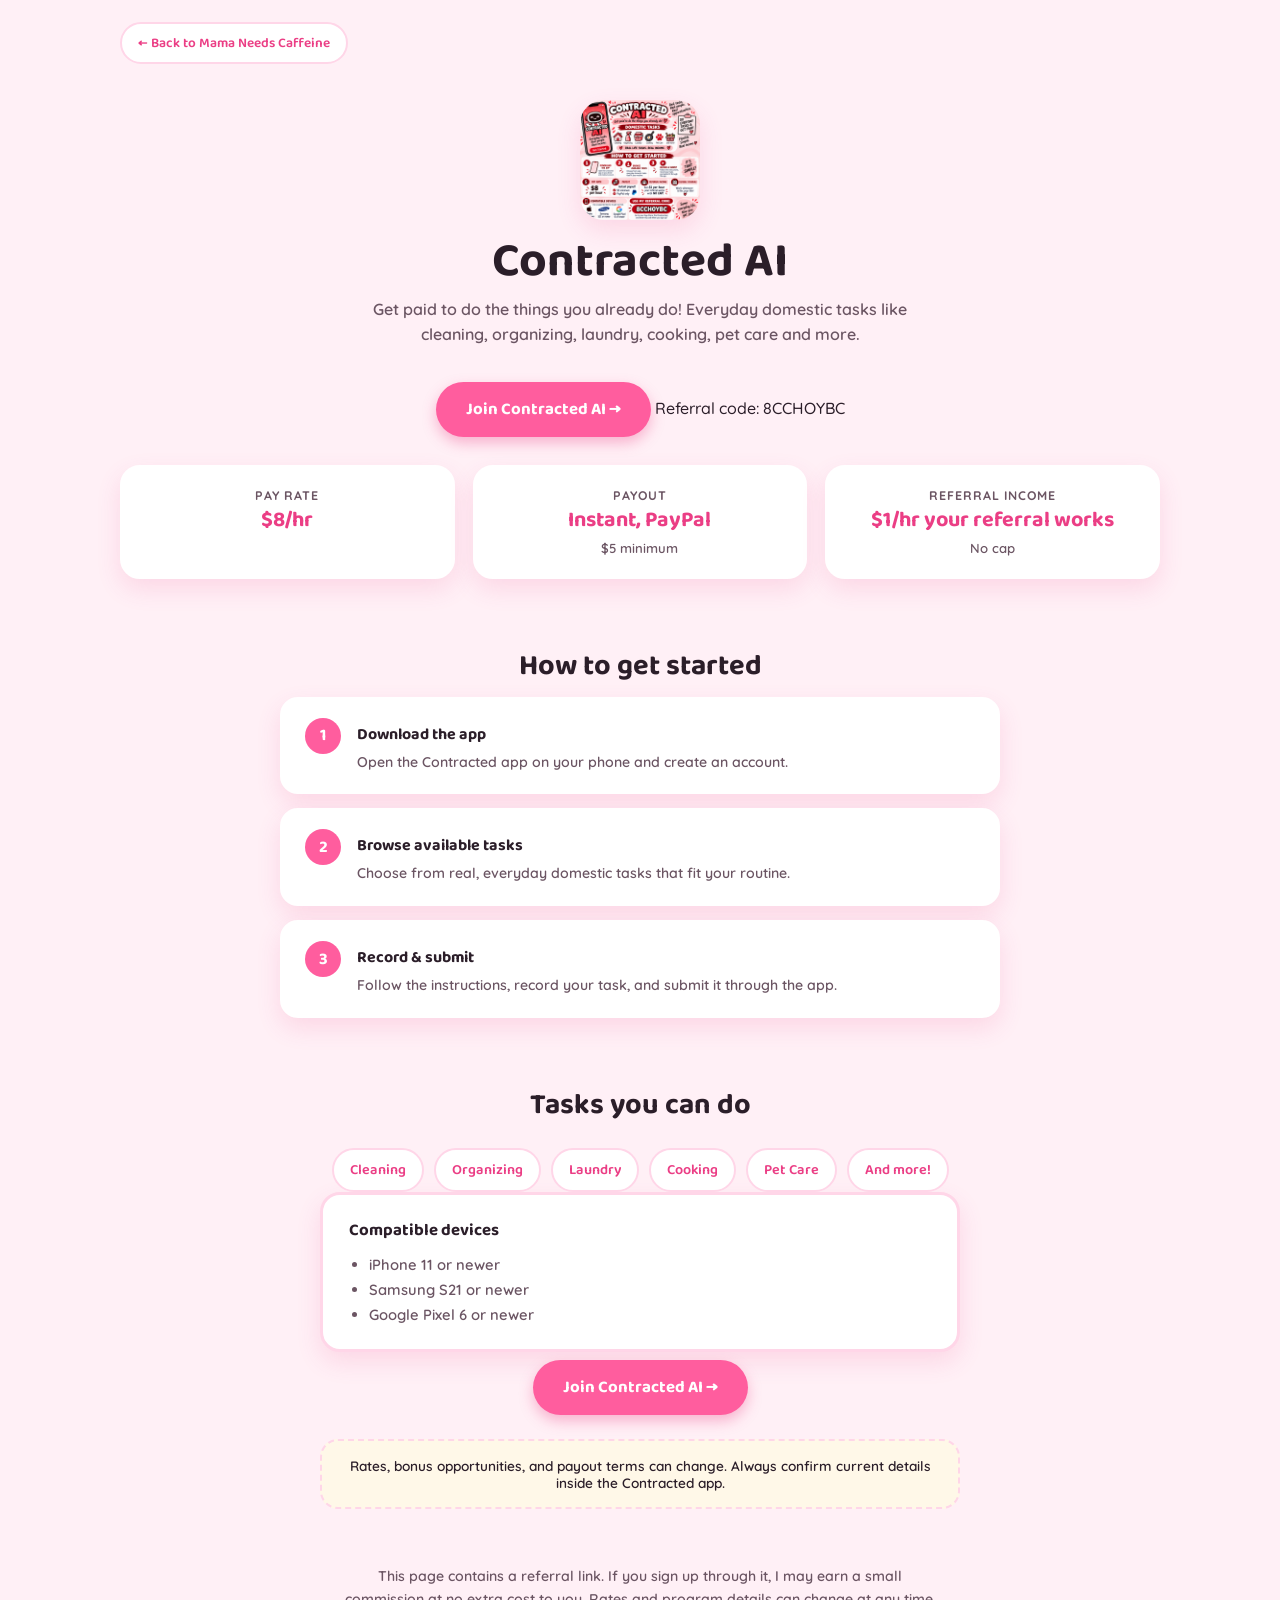
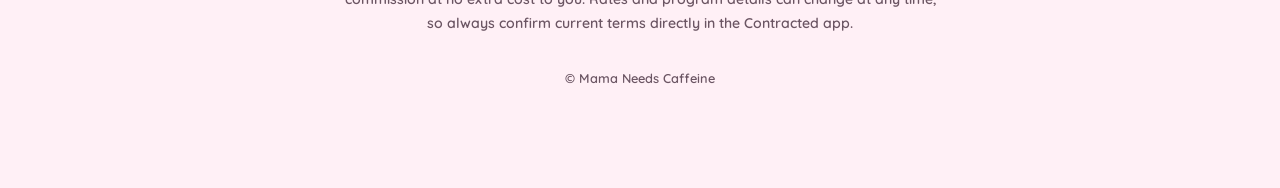
<file: contracted-ai-info (1).html>
<!DOCTYPE html>
<html lang="en">
<head>
<meta charset="UTF-8">
<meta name="viewport" content="width=device-width, initial-scale=1.0">
<title>Contracted AI - Mama Needs Caffeine</title>
<link rel="preconnect" href="https://fonts.googleapis.com">
<link rel="preconnect" href="https://fonts.gstatic.com" crossorigin>
<link href="https://fonts.googleapis.com/css2?family=Baloo+2:wght@500;600;700;800&family=Lobster&family=Quicksand:wght@500;600;700&display=swap" rel="stylesheet">
<link rel="stylesheet" href="style.css">
</head>
<body>
<div class="wrap">

  <a class="back-link" href="index.html">← Back to Mama Needs Caffeine</a>

  <section class="app-hero">
    <img src="contracted-ai.png" alt="Contracted AI" style="width:120px; margin:16px auto; border-radius:24px;">
    <h1>Contracted AI</h1>
    <p class="app-tag">Get paid to do the things you already do! Everyday domestic tasks like cleaning, organizing, laundry, cooking, pet care and more.</p>
  </section>

  <div class="app-cta">
    <a class="btn" href="https://contracted.ai/interview/4?ref=8CCH0YBC" target="_blank" rel="noopener">Join Contracted AI →</a>
    <span class="code">Referral code: 8CCHOYBC</span>
  </div>

  <div class="stat-row">
    <div class="stat-card">
      <p class="stat-label">Pay Rate</p>
      <p class="stat-value">$8/hr</p>
    </div>
    <div class="stat-card">
      <p class="stat-label">Payout</p>
      <p class="stat-value">Instant, PayPal</p>
      <p class="stat-detail">$5 minimum</p>
    </div>
    <div class="stat-card">
      <p class="stat-label">Referral Income</p>
      <p class="stat-value">$1/hr your referral works</p>
      <p class="stat-detail">No cap</p>
    </div>
  </div>

  <h2 class="section-title">How to get started</h2>
  <div class="steps-list">
    <div class="step-item">
      <div class="step-num">1</div>
      <div>
        <h4>Download the app</h4>
        <p>Open the Contracted app on your phone and create an account.</p>
      </div>
    </div>
    <div class="step-item">
      <div class="step-num">2</div>
      <div>
        <h4>Browse available tasks</h4>
        <p>Choose from real, everyday domestic tasks that fit your routine.</p>
      </div>
    </div>
    <div class="step-item">
      <div class="step-num">3</div>
      <div>
        <h4>Record & submit</h4>
        <p>Follow the instructions, record your task, and submit it through the app.</p>
      </div>
    </div>
  </div>

  <h2 class="section-title">Tasks you can do</h2>
  <div class="task-chip-row">
    <span class="task-chip">Cleaning</span>
    <span class="task-chip">Organizing</span>
    <span class="task-chip">Laundry</span>
    <span class="task-chip">Cooking</span>
    <span class="task-chip">Pet Care</span>
    <span class="task-chip">And more!</span>
  </div>

  <div class="requirements-box">
    <h4>Compatible devices</h4>
    <ul>
      <li>iPhone 11 or newer</li>
      <li>Samsung S21 or newer</li>
      <li>Google Pixel 6 or newer</li>
    </ul>
  </div>

  <div class="app-cta" style="margin-top:8px;">
    <a class="btn" href="https://contracted.ai/interview/4?ref=8CCH0YBC" target="_blank" rel="noopener">Join Contracted AI →</a>
  </div>

  <div class="faq-note">Rates, bonus opportunities, and payout terms can change. Always confirm current details inside the Contracted app.</div>

  <div class="disclosure">
    <p>This page contains a referral link. If you sign up through it, I may earn a small commission at no extra cost to you. Rates and program details can change at any time, so always confirm current terms directly in the Contracted app.</p>
  </div>

  <footer>
    <p>© Mama Needs Caffeine</p>
  </footer>

</div>
</body>
</html>
</file>
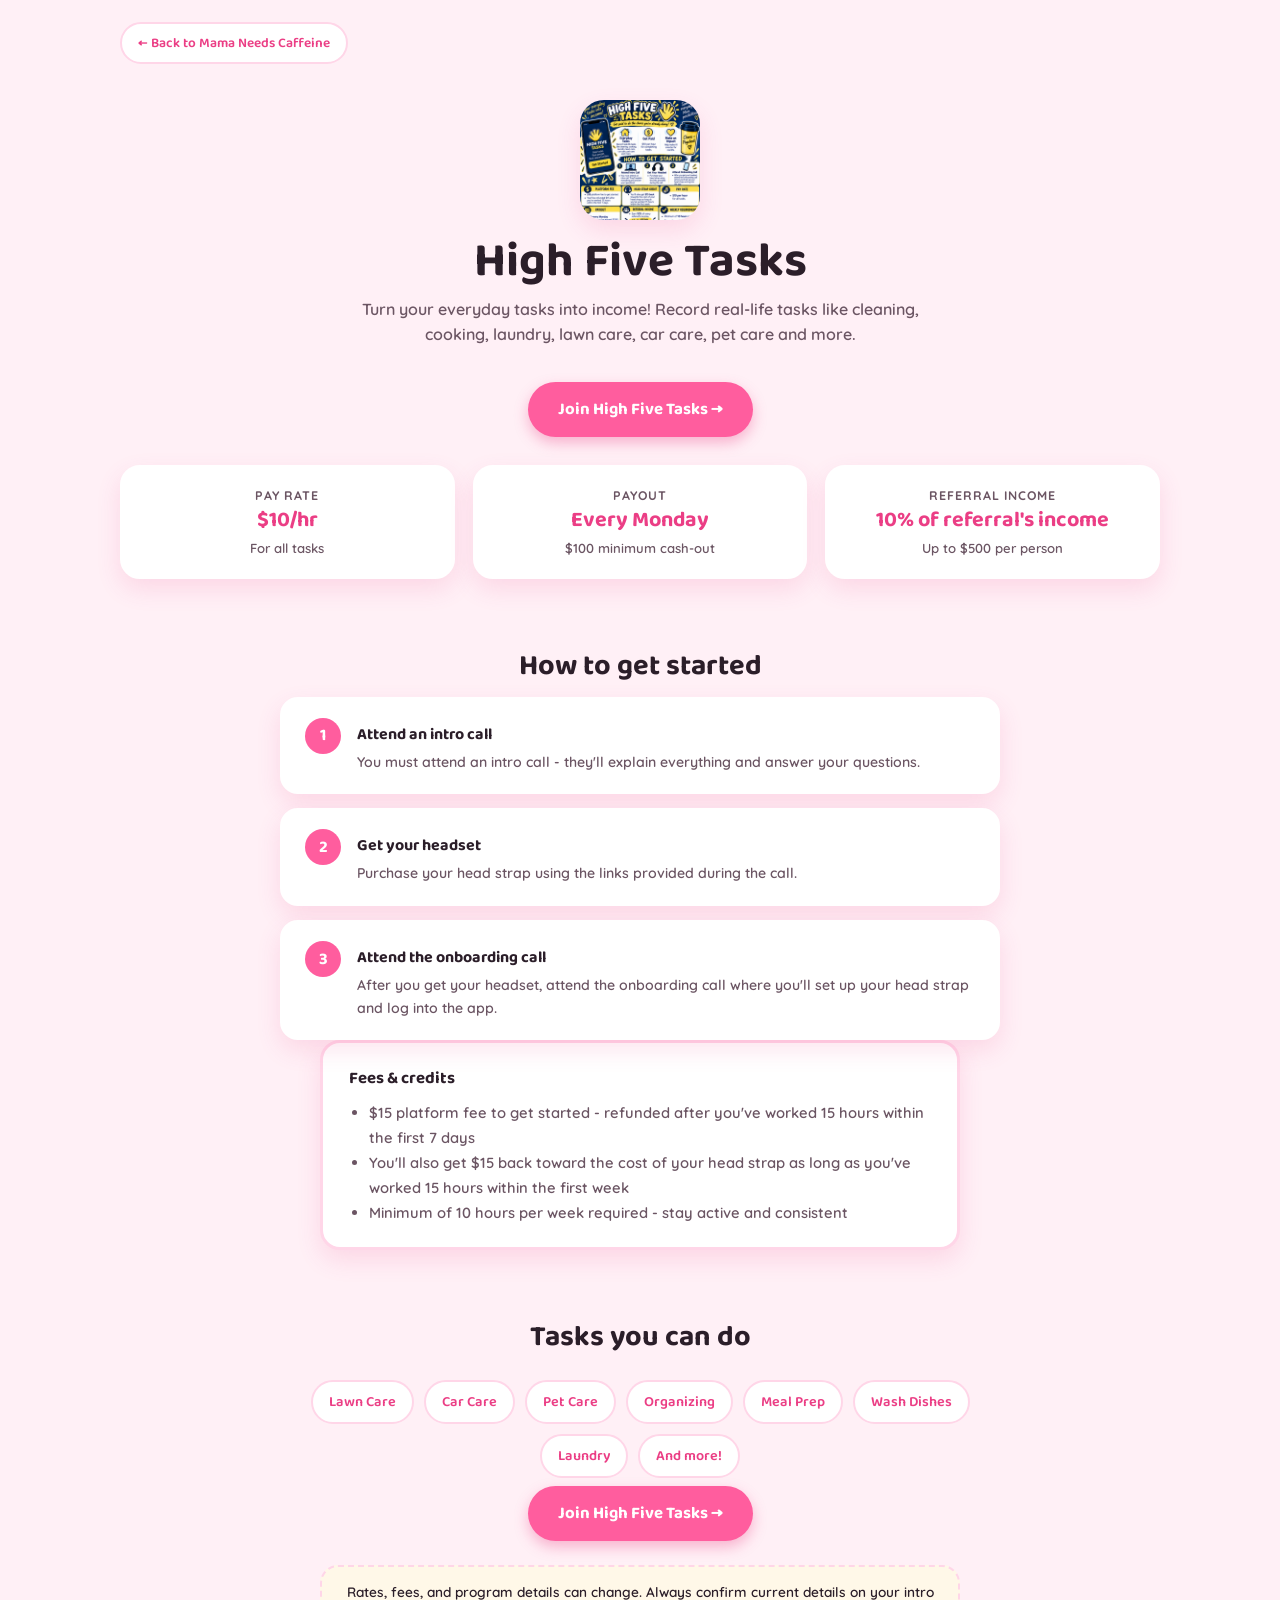
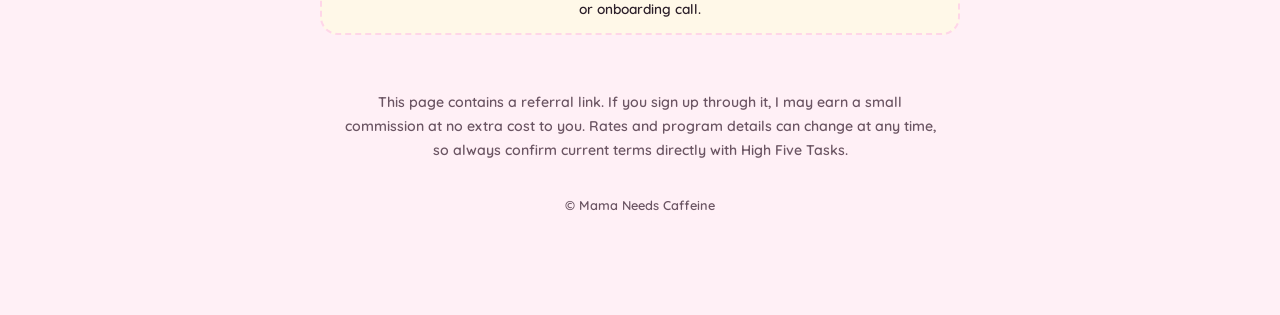
<file: high-five-tasks-info (2).html>
<!DOCTYPE html>
<html lang="en">
<head>
<meta charset="UTF-8">
<meta name="viewport" content="width=device-width, initial-scale=1.0">
<title>High Five Tasks - Mama Needs Caffeine</title>
<link rel="preconnect" href="https://fonts.googleapis.com">
<link rel="preconnect" href="https://fonts.gstatic.com" crossorigin>
<link href="https://fonts.googleapis.com/css2?family=Baloo+2:wght@500;600;700;800&family=Lobster&family=Quicksand:wght@500;600;700&display=swap" rel="stylesheet">
<link rel="stylesheet" href="style.css">
</head>
<body>
<div class="wrap">

  <a class="back-link" href="index.html">← Back to Mama Needs Caffeine</a>

  <section class="app-hero">
    <img src="high-five-tasks.png" alt="High Five Tasks" style="width:120px; margin:16px auto; border-radius:24px;">
    <h1>High Five Tasks</h1>
    <p class="app-tag">Turn your everyday tasks into income! Record real-life tasks like cleaning, cooking, laundry, lawn care, car care, pet care and more.</p>
  </section>

  <div class="app-cta">
    <a class="btn" href="https://go.highfivetasks.com/lauren-belsham" target="_blank" rel="noopener">Join High Five Tasks →</a>
  </div>

  <div class="stat-row">
    <div class="stat-card">
      <p class="stat-label">Pay Rate</p>
      <p class="stat-value">$10/hr</p>
      <p class="stat-detail">For all tasks</p>
    </div>
    <div class="stat-card">
      <p class="stat-label">Payout</p>
      <p class="stat-value">Every Monday</p>
      <p class="stat-detail">$100 minimum cash-out</p>
    </div>
    <div class="stat-card">
      <p class="stat-label">Referral Income</p>
      <p class="stat-value">10% of referral's income</p>
      <p class="stat-detail">Up to $500 per person</p>
    </div>
  </div>

  <h2 class="section-title">How to get started</h2>
  <div class="steps-list">
    <div class="step-item">
      <div class="step-num">1</div>
      <div>
        <h4>Attend an intro call</h4>
        <p>You must attend an intro call - they'll explain everything and answer your questions.</p>
      </div>
    </div>
    <div class="step-item">
      <div class="step-num">2</div>
      <div>
        <h4>Get your headset</h4>
        <p>Purchase your head strap using the links provided during the call.</p>
      </div>
    </div>
    <div class="step-item">
      <div class="step-num">3</div>
      <div>
        <h4>Attend the onboarding call</h4>
        <p>After you get your headset, attend the onboarding call where you'll set up your head strap and log into the app.</p>
      </div>
    </div>
  </div>

  <div class="requirements-box">
    <h4>Fees & credits</h4>
    <ul>
      <li>$15 platform fee to get started - refunded after you've worked 15 hours within the first 7 days</li>
      <li>You'll also get $15 back toward the cost of your head strap as long as you've worked 15 hours within the first week</li>
      <li>Minimum of 10 hours per week required - stay active and consistent</li>
    </ul>
  </div>

  <h2 class="section-title">Tasks you can do</h2>
  <div class="task-chip-row">
    <span class="task-chip">Lawn Care</span>
    <span class="task-chip">Car Care</span>
    <span class="task-chip">Pet Care</span>
    <span class="task-chip">Organizing</span>
    <span class="task-chip">Meal Prep</span>
    <span class="task-chip">Wash Dishes</span>
    <span class="task-chip">Laundry</span>
    <span class="task-chip">And more!</span>
  </div>

  <div class="app-cta" style="margin-top:8px;">
    <a class="btn" href="https://go.highfivetasks.com/lauren-belsham" target="_blank" rel="noopener">Join High Five Tasks →</a>
  </div>

  <div class="faq-note">Rates, fees, and program details can change. Always confirm current details on your intro or onboarding call.</div>

  <div class="disclosure">
    <p>This page contains a referral link. If you sign up through it, I may earn a small commission at no extra cost to you. Rates and program details can change at any time, so always confirm current terms directly with High Five Tasks.</p>
  </div>

  <footer>
    <p>© Mama Needs Caffeine</p>
  </footer>

</div>
</body>
</html>
</file>
<file: style.css>
:root{--pink-bg:#FFF0F6;--pink-card:#FFFFFF;--pink-soft:#FFD6E8;--pink-hot:#FF5D9E;--pink-hot-deep:#EB3E85;--ink:#2B1E29;--ink-soft:#6B5563;--shadow:0 10px 24px rgba(235,62,133,0.14);}
*{box-sizing:border-box;}
body{margin:0;background:var(--pink-bg);color:var(--ink);font-family:'Quicksand',sans-serif;font-weight:500;-webkit-font-smoothing:antialiased;}
h1,h2,h3,.btn,.badge-label{font-family:'Baloo 2',cursive;}
.wrap{max-width:1080px;margin:0 auto;padding:0 20px 90px;}
a{text-decoration:none;color:inherit;}
img{max-width:100%;display:block;}
.hero{text-align:center;padding:56px 0 36px;}
.hero .heart-row{font-size:1.3rem;margin-bottom:6px;letter-spacing:6px;}
.logo{font-family:'Lobster',cursive;font-size:clamp(3.2rem,10vw,5.4rem);margin:0 0 6px;line-height:1.05;}
.logo .dark-part{display:inline-block;color:var(--ink);text-shadow:3px 3px 0 rgba(0,0,0,0.08);animation:bounce 1.4s ease-in-out infinite;}
.logo .pink-part{display:inline-block;color:var(--pink-hot-deep);text-shadow:3px 3px 0 rgba(235,62,133,0.2);animation:bounce 1.4s ease-in-out infinite;}
@keyframes bounce{0%,50%,100%{transform:translateY(0);}25%{transform:translateY(-22px);}}
.hero .tagline{font-family:'Baloo 2',cursive;font-weight:600;font-size:1.1rem;color:var(--pink-hot-deep);margin:0 0 22px;}
.hero p.bio{max-width:560px;margin:0 auto 26px;color:var(--ink-soft);font-weight:600;font-size:1rem;line-height:1.6;}
.socials{display:flex;justify-content:center;gap:10px;flex-wrap:wrap;}
.socials a{padding:9px 18px;border-radius:100px;background:#fff;border:2px solid var(--pink-soft);font-family:'Baloo 2',cursive;font-weight:600;font-size:0.85rem;color:var(--pink-hot-deep);transition:transform .15s ease,background .15s ease;}
.socials a:hover{background:var(--pink-soft);transform:translateY(-2px);}
.socials a.meta-link{border-color:var(--pink-hot-deep);}
.section-title{text-align:center;font-size:1.8rem;font-weight:700;margin:64px 0 8px;color:var(--ink);}
.section-sub{text-align:center;color:var(--ink-soft);font-weight:600;margin:0 auto 30px;font-size:0.95rem;max-width:560px;}
.feature-grid{display:grid;grid-template-columns:repeat(3,1fr);gap:22px;}
@media (max-width:860px){.feature-grid{grid-template-columns:repeat(2,1fr);}}
@media (max-width:560px){.feature-grid{grid-template-columns:1fr;}}
.feature-card{background:var(--pink-card);border-radius:24px;overflow:hidden;box-shadow:var(--shadow);border:3px solid #fff;display:flex;flex-direction:column;transition:transform .15s ease;}
.feature-card:hover{transform:translateY(-3px);}
.feature-card > img{width:100%;aspect-ratio:1/1;object-fit:cover;object-position:top;}
.feature-card .feature-body{padding:18px 20px 22px;text-align:center;flex:1;display:flex;flex-direction:column;justify-content:center;}
.feature-card h3{font-size:1.15rem;font-weight:700;margin:0 0 6px;color:var(--ink);}
.feature-card p{color:var(--ink-soft);font-weight:600;font-size:0.88rem;margin:0;}
.btn{display:inline-block;background:var(--pink-hot);color:#fff;font-weight:700;font-size:0.9rem;padding:12px 22px;border-radius:100px;box-shadow:0 6px 14px rgba(235,62,133,0.35);transition:background .15s ease,transform .15s ease;}
.btn:hover{background:var(--pink-hot-deep);transform:translateY(-2px);}
.slideshow{position:relative;width:100%;aspect-ratio:1/1;overflow:hidden;background:#fff;}
.slideshow img{position:absolute;inset:0;width:100%;height:100%;object-fit:cover;opacity:0;animation:fadeCycle 9s infinite;}
.slideshow img:nth-child(1){animation-delay:0s;}
.slideshow img:nth-child(2){animation-delay:3s;}
.slideshow img:nth-child(3){animation-delay:6s;}
@keyframes fadeCycle{0%{opacity:0;}4%{opacity:1;}30%{opacity:1;}36%{opacity:0;}100%{opacity:0;}}
.subrow{display:grid;grid-template-columns:repeat(2,1fr);gap:22px;margin-top:24px;max-width:720px;margin-left:auto;margin-right:auto;}
@media (max-width:520px){.subrow{grid-template-columns:1fr;}}
.sub-card{background:var(--pink-card);border-radius:24px;overflow:hidden;box-shadow:var(--shadow);border:3px solid #fff;transition:transform .15s ease;}
.sub-card[href]:hover{transform:translateY(-3px);}
.sub-card img{width:100%;}
.sub-card .sub-body{padding:16px 18px 20px;text-align:center;}
.sub-card h4{font-family:'Baloo 2',cursive;font-size:1.05rem;margin:0 0 4px;}
.sub-card .code{display:block;font-family:'Baloo 2',cursive;color:var(--pink-hot-deep);font-size:0.8rem;font-weight:600;}
.sub-card .tap-note{display:inline-block;margin-top:8px;font-size:0.8rem;font-weight:700;color:var(--ink-soft);}
.badge-row{display:grid;grid-template-columns:repeat(4,1fr);gap:16px;margin-top:28px;}
@media (max-width:720px){.badge-row{grid-template-columns:repeat(3,1fr);}}
@media (max-width:480px){.badge-row{grid-template-columns:repeat(2,1fr);}}
.badge-card{background:var(--pink-card);border-radius:18px;overflow:hidden;box-shadow:var(--shadow);border:3px solid #fff;transition:transform .15s ease;}
.badge-card:hover{transform:translateY(-3px);}
.badge-card img{width:100%;}
.text-card{max-width:460px;margin:0 auto;background:var(--pink-card);border-radius:24px;box-shadow:var(--shadow);border:3px solid #fff;padding:30px 26px;text-align:center;}
.text-card h3{font-size:1.3rem;margin:0 0 10px;}
.text-card p{color:var(--ink-soft);font-weight:600;font-size:0.92rem;margin:0 0 18px;}
.text-card .code{display:block;font-family:'Baloo 2',cursive;color:var(--pink-hot-deep);margin-bottom:16px;font-weight:700;}
.tax-note{max-width:460px;margin:0 auto 24px;background:#FFF8E8;border:2px dashed var(--pink-soft);border-radius:18px;padding:18px 22px;text-align:center;color:var(--ink);font-weight:600;font-size:0.9rem;}
.ribbon{margin-top:64px;text-align:center;background:var(--pink-soft);border-radius:100px;padding:16px 20px;font-family:'Baloo 2',cursive;font-weight:700;color:var(--pink-hot-deep);font-size:1rem;}
.disclosure{max-width:600px;margin:56px auto 0;text-align:center;color:var(--ink-soft);font-weight:600;font-size:0.88rem;line-height:1.7;}
.disclosure h3{font-family:'Baloo 2',cursive;color:var(--ink);font-size:1.2rem;margin:0 0 10px;}
.disclosure p{margin:0;}
footer{margin-top:32px;text-align:center;color:var(--ink-soft);font-size:0.8rem;font-weight:600;line-height:1.7;}
footer p{margin:0 0 8px;}
.gear-section{margin-top:64px;}
.gear-header{text-align:center;background:var(--pink-soft);border-radius:24px;padding:28px 20px 22px;margin-bottom:24px;}
.gear-header h2{font-size:1.9rem;margin:0 0 6px;color:var(--ink);}
.gear-header p{color:var(--ink-soft);font-weight:600;margin:0;font-size:0.92rem;}
.gear-list{display:flex;flex-direction:column;gap:18px;max-width:640px;margin:0 auto;}
.gear-card{background:var(--pink-card);border:3px solid var(--pink-soft);border-radius:20px;padding:22px 24px;box-shadow:var(--shadow);}
.gear-card .gear-title{display:flex;align-items:center;gap:10px;font-family:'Baloo 2',cursive;font-weight:700;font-size:1.05rem;margin:0 0 6px;color:var(--ink);}
.gear-card .gear-title .dot{width:26px;height:26px;border-radius:50%;background:var(--pink-hot);color:#fff;display:flex;align-items:center;justify-content:center;font-size:0.8rem;flex-shrink:0;}
.gear-card p{color:var(--ink-soft);font-weight:600;font-size:0.9rem;margin:0 0 16px;}
.gear-card .btn{display:block;text-align:center;width:100%;}
.faq-list{max-width:720px;margin:0 auto;display:flex;flex-direction:column;gap:14px;}
.faq-item{background:var(--pink-card);border-radius:18px;border:3px solid #fff;box-shadow:var(--shadow);padding:18px 22px;}
.faq-item h4{font-family:'Baloo 2',cursive;font-size:1rem;margin:0 0 8px;color:var(--ink);}
.faq-item p{color:var(--ink-soft);font-weight:600;font-size:0.88rem;margin:0;line-height:1.6;}
.faq-note{max-width:640px;margin:24px auto 0;background:#FFF8E8;border:2px dashed var(--pink-soft);border-radius:18px;padding:16px 20px;text-align:center;color:var(--ink);font-weight:600;font-size:0.85rem;}
.back-link{display:inline-block;margin-top:22px;padding:8px 16px;border-radius:100px;background:#fff;border:2px solid var(--pink-soft);font-family:'Baloo 2',cursive;font-weight:600;font-size:0.85rem;color:var(--pink-hot-deep);}
.app-hero{text-align:center;padding:20px 0 10px;}
.app-hero img{box-shadow:var(--shadow);}
.app-hero h1{font-size:clamp(2.2rem,7vw,3rem);margin:0 0 8px;color:var(--ink);line-height:1.1;}
.app-tag{max-width:560px;margin:0 auto;color:var(--ink-soft);font-weight:600;font-size:1rem;line-height:1.6;}
.app-cta{text-align:center;margin:24px 0 8px;}
.app-cta .btn{font-size:1.05rem;padding:14px 30px;}
.stat-row{display:grid;grid-template-columns:repeat(auto-fit,minmax(180px,1fr));gap:18px;margin-top:28px;}
.stat-card{background:var(--pink-card);border-radius:20px;border:3px solid #fff;box-shadow:var(--shadow);padding:20px 18px;text-align:center;}
.stat-label{margin:0 0 4px;font-size:0.78rem;font-weight:700;text-transform:uppercase;letter-spacing:1px;color:var(--ink-soft);}
.stat-value{margin:0;font-family:'Baloo 2',cursive;font-size:1.35rem;font-weight:700;color:var(--pink-hot-deep);line-height:1.25;}
.stat-detail{margin:6px 0 0;font-size:0.82rem;font-weight:600;color:var(--ink-soft);}
.requirements-box{max-width:640px;margin:0 auto;background:var(--pink-card);border-radius:20px;border:3px solid var(--pink-soft);box-shadow:var(--shadow);padding:22px 26px;}
.requirements-box h4{font-family:'Baloo 2',cursive;font-size:1.05rem;margin:0 0 8px;color:var(--ink);}
.requirements-box ul{margin:0;padding-left:20px;color:var(--ink-soft);font-weight:600;font-size:0.92rem;line-height:1.7;}
.task-chip-row{display:flex;flex-wrap:wrap;justify-content:center;gap:10px;max-width:720px;margin:20px auto 0;}
.task-chip{background:#fff;border:2px solid var(--pink-soft);border-radius:100px;padding:8px 16px;font-family:'Baloo 2',cursive;font-weight:600;font-size:0.9rem;color:var(--pink-hot-deep);}
.steps-list{max-width:720px;margin:0 auto;display:flex;flex-direction:column;gap:14px;}
.step-item{display:flex;gap:16px;align-items:flex-start;background:var(--pink-card);border-radius:18px;border:3px solid #fff;box-shadow:var(--shadow);padding:18px 22px;}
.step-num{flex-shrink:0;width:36px;height:36px;border-radius:50%;background:var(--pink-hot);color:#fff;font-family:'Baloo 2',cursive;font-weight:700;font-size:1.05rem;display:flex;align-items:center;justify-content:center;}
.step-item h4{font-family:'Baloo 2',cursive;font-size:1rem;margin:4px 0 4px;color:var(--ink);}
.step-item p{color:var(--ink-soft);font-weight:600;font-size:0.88rem;margin:0;line-height:1.6;}
/* ---- 1-on-1 Help & Support ---- */
.help-grid{display:grid;grid-template-columns:repeat(2,1fr);gap:22px;align-items:stretch;margin-top:8px;max-width:820px;margin-left:auto;margin-right:auto;}
@media (max-width:900px){.help-grid{grid-template-columns:1fr;max-width:520px;margin-left:auto;margin-right:auto;}}
.help-card{position:relative;background:var(--pink-card);border-radius:24px;border:3px solid #fff;box-shadow:var(--shadow);padding:30px 24px 26px;display:flex;flex-direction:column;text-align:center;}
.help-card--featured{border-color:var(--pink-hot);}
.help-ribbon{position:absolute;top:-15px;left:50%;transform:translateX(-50%);background:var(--pink-hot-deep);color:#fff;font-family:'Baloo 2',cursive;font-weight:700;font-size:0.8rem;padding:5px 16px;border-radius:100px;white-space:nowrap;box-shadow:0 4px 10px rgba(235,62,133,0.3);}
.help-time{display:inline-block;align-self:center;margin:0 0 10px;padding:5px 14px;border-radius:100px;background:var(--pink-soft);color:var(--pink-hot-deep);font-family:'Baloo 2',cursive;font-weight:700;font-size:0.85rem;}
.help-card h3{font-size:1.25rem;line-height:1.2;margin:0 0 4px;color:var(--ink);}
.help-price{margin:0 0 10px;font-family:'Baloo 2',cursive;font-weight:800;font-size:2.6rem;line-height:1;color:var(--pink-hot-deep);}
.help-for{margin:0 0 16px;color:var(--ink-soft);font-weight:600;font-size:0.9rem;line-height:1.5;}
.help-plus{margin:0 0 8px;font-family:'Baloo 2',cursive;font-weight:700;font-size:0.92rem;color:var(--ink);background:#FFF8E8;border-radius:12px;padding:8px 12px;}
.help-list{list-style:none;margin:0 0 22px;padding:0;text-align:left;flex:1;}
.help-list li{position:relative;padding:6px 0 6px 26px;color:var(--ink-soft);font-weight:600;font-size:0.88rem;line-height:1.45;border-bottom:1px dashed var(--pink-soft);}
.help-list li:last-child{border-bottom:none;}
.help-list li::before{content:'♥';position:absolute;left:4px;top:6px;color:var(--pink-hot);font-size:0.85rem;}
.help-btn{display:block;width:100%;text-align:center;font-size:1rem;padding:14px 18px;}
.help-subtitle{text-align:center;font-size:1.4rem;margin:48px 0 18px;color:var(--ink);}
.help-note{max-width:640px;margin:22px auto 0;}
.help-disclaimer{max-width:640px;margin:18px auto 0;text-align:center;color:var(--ink-soft);font-weight:600;font-size:0.8rem;line-height:1.6;}
@media (min-width:901px){.help-card h3{min-height:2.4em;display:flex;align-items:center;justify-content:center;}}

.bundle-card{position:relative;max-width:820px;margin:8px auto 34px;background:var(--pink-card);border-radius:24px;border:3px solid var(--pink-hot);box-shadow:var(--shadow);padding:30px 24px 26px;display:grid;grid-template-columns:300px 1fr;gap:24px;align-items:start;}
.bundle-img{width:100%;height:auto;border-radius:18px;display:block;}
.bundle-body{display:flex;flex-direction:column;text-align:center;}
.bundle-body .help-list li strong{color:var(--ink);}
.bundle-after{margin:0 0 18px;font-size:0.85rem;line-height:1.5;color:var(--ink-soft);font-weight:600;background:#FFF8E8;border-radius:12px;padding:10px 12px;text-align:left;}
@media (max-width:900px){.bundle-card{grid-template-columns:1fr;max-width:520px;}.bundle-img{max-width:360px;margin:0 auto;}}

/* ===== Image tile boxes ===== */
.boxes{display:flex;flex-direction:column;gap:26px;max-width:980px;margin:0 auto;}
.box{background:rgba(255,255,255,0.6);border:3px solid #fff;box-shadow:var(--shadow);border-radius:30px;padding:22px 20px 24px;display:flex;flex-direction:column;gap:14px;}
.box h2{margin:0;font-family:'Lobster',cursive;font-weight:400;font-size:2rem;color:var(--pink-hot-deep);text-align:center;}
.tiles{display:flex;flex-wrap:wrap;justify-content:center;gap:14px;}
.tile{flex:0 0 calc((100% - 28px)/3);display:flex;flex-direction:column;min-width:0;background:var(--pink-card);border:2px solid var(--pink-soft);border-radius:22px;overflow:hidden;color:var(--ink);box-shadow:0 4px 0 var(--pink-soft);transition:transform .12s ease,border-color .12s ease;}
.tile:hover{transform:translateY(-3px);border-color:var(--pink-hot);}
.tile:focus-visible{outline:3px solid var(--ink);outline-offset:3px;}
.tile img{width:100%;aspect-ratio:1;object-fit:cover;object-position:top;background:var(--pink-soft);}
.tile-body{display:flex;flex-direction:column;gap:4px;padding:12px 12px 16px;text-align:center;flex:1;justify-content:center;}
.tile-title{font-family:'Baloo 2',cursive;font-weight:700;font-size:1.08rem;line-height:1.2;}
.tile-sub{font-weight:600;font-size:.82rem;color:var(--ink-soft);line-height:1.35;}
.tile-featured{border-color:var(--pink-hot);box-shadow:0 4px 0 var(--pink-hot-deep);}
.tile-featured .tile-title{color:var(--pink-hot-deep);}
.chips{display:flex;flex-wrap:wrap;justify-content:center;gap:10px;}
.chip{padding:8px 16px;border-radius:100px;background:#fff;border:2px solid var(--pink-soft);font-family:'Baloo 2',cursive;font-weight:600;font-size:.88rem;color:var(--pink-hot-deep);}
.chip:hover{background:var(--pink-soft);}
@media (max-width:600px){.box{padding:18px 10px 20px;}.tiles{gap:8px;}.tile{flex-basis:calc((100% - 16px)/3);border-radius:14px;}.tile-body{padding:8px 6px 10px;}.tile-title{font-size:.8rem;}.tile-sub{display:none;}.box h2{font-size:1.6rem;}}
@media (prefers-reduced-motion:reduce){.tile{transition:none;}}
</file>
